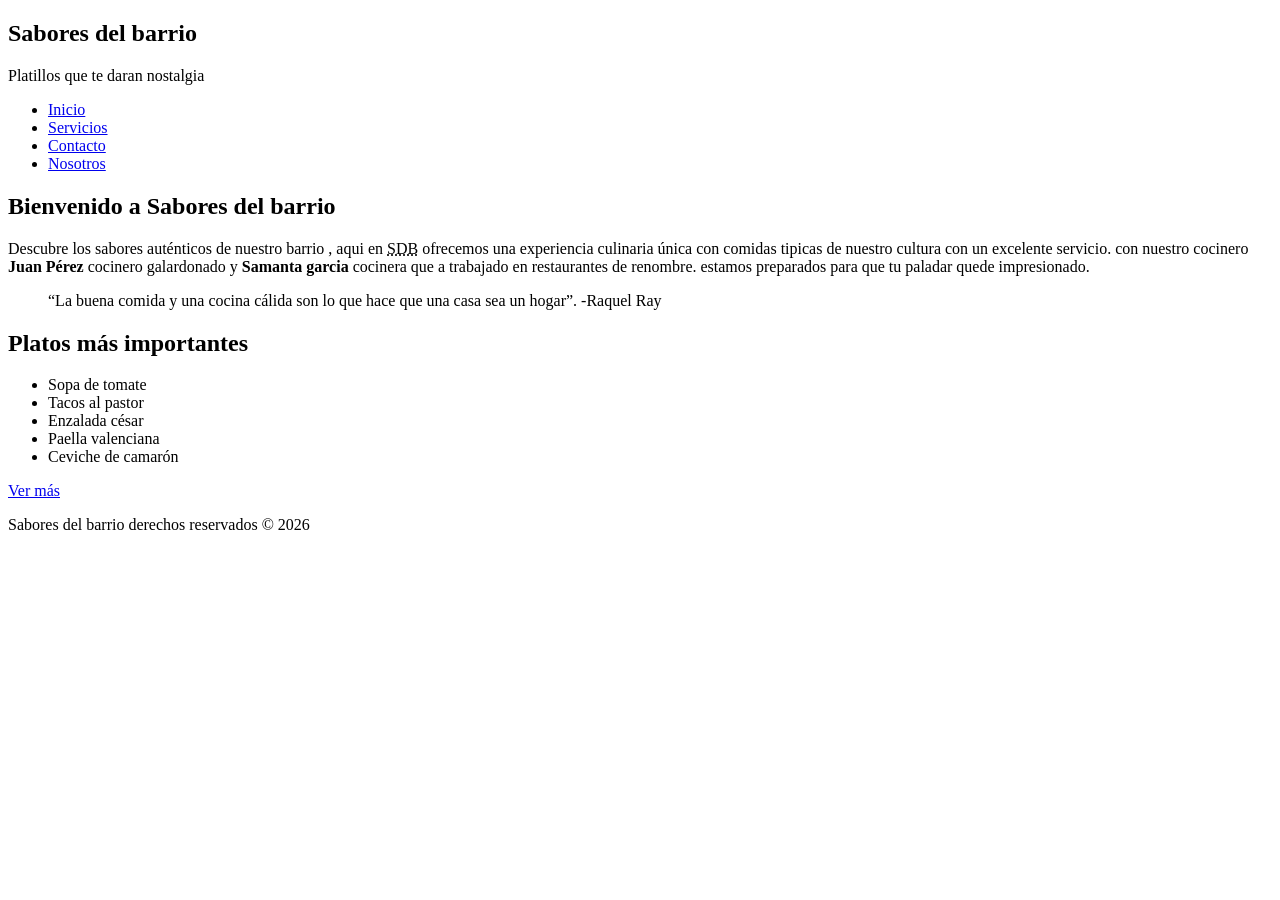
<file: ac1-html/index.html>
<!DOCTYPE html>
<html lang="es">
<head>
    <meta charset="UTF-8">
    <meta name="viewport" content="width=device-width, initial-scale=1.0">
    <meta name="description" content="Restaurante con variedad de sabores y platos típicos del barrio">
    <meta name="author" content="Jafeth">
    <meta name="keywords" content="restaurante, comida, sabores, barrio, platos típicos">
    <link rel="icon" type="image/png" href="recursos/logo.png">
    <title>Inicio | Sabores del barrio</title>

</head>
<body>
    <header>
        <section id="inicio">
            <h1>Sabores del barrio</h1>
            <p>Platillos que te daran nostalgia</p>
        <!-- Menu de navegación -->
        <nav>
            <ul>
                <li><a href="index.html">Inicio</a></li>
                <li><a href="servicios.html">Servicios</a></li>
                <li><a href="contacto.html">Contacto</a></li>
                <li><a href="nosotros.html">Nosotros</a></li>
            </ul>
        </nav>
        </section>
    </header>


    <main>
        <!-- Sección principal -->
        <section id="principal">
            <h2>Bienvenido a Sabores del barrio</h2>
            <p>Descubre los sabores auténticos de nuestro barrio , aqui en <abbr title="Sabores del barrio">SDB</abbr> ofrecemos una experiencia culinaria única con comidas tipicas de nuestro cultura con un excelente servicio. con nuestro cocinero <strong>Juan Pérez</strong> cocinero galardonado y <strong>Samanta garcia</strong> cocinera que a trabajado en restaurantes de renombre. estamos preparados para que tu paladar quede impresionado.</p>
            
            <blockquote cite="https://lovefoodfeed.com/es/citas-de-cocina/?scr">“La buena comida y una cocina cálida son lo que hace que una casa sea un hogar”. -Raquel Ray</blockquote>
            
        </section>
        <!-- Sección de platos más importantes -->

        <section id="platos-mas-importantes"> 
            <h2>Platos más importantes</h2>
            <ul>
                <li>Sopa de tomate</li>
                <li>Tacos al pastor</li>
                <li>Enzalada césar</li>
                <li>Paella valenciana</li>
                <li>Ceviche de camarón</li>
                
            </ul>
            <!-- Boton para ir a la página de servicios -->
            <a href="servicios.html">Ver más</a>
        </section>

    </main>


    <footer>
        <p>Sabores del barrio derechos reservados &copy; 2026</p>
    </footer>
</body>
</html>
</file>
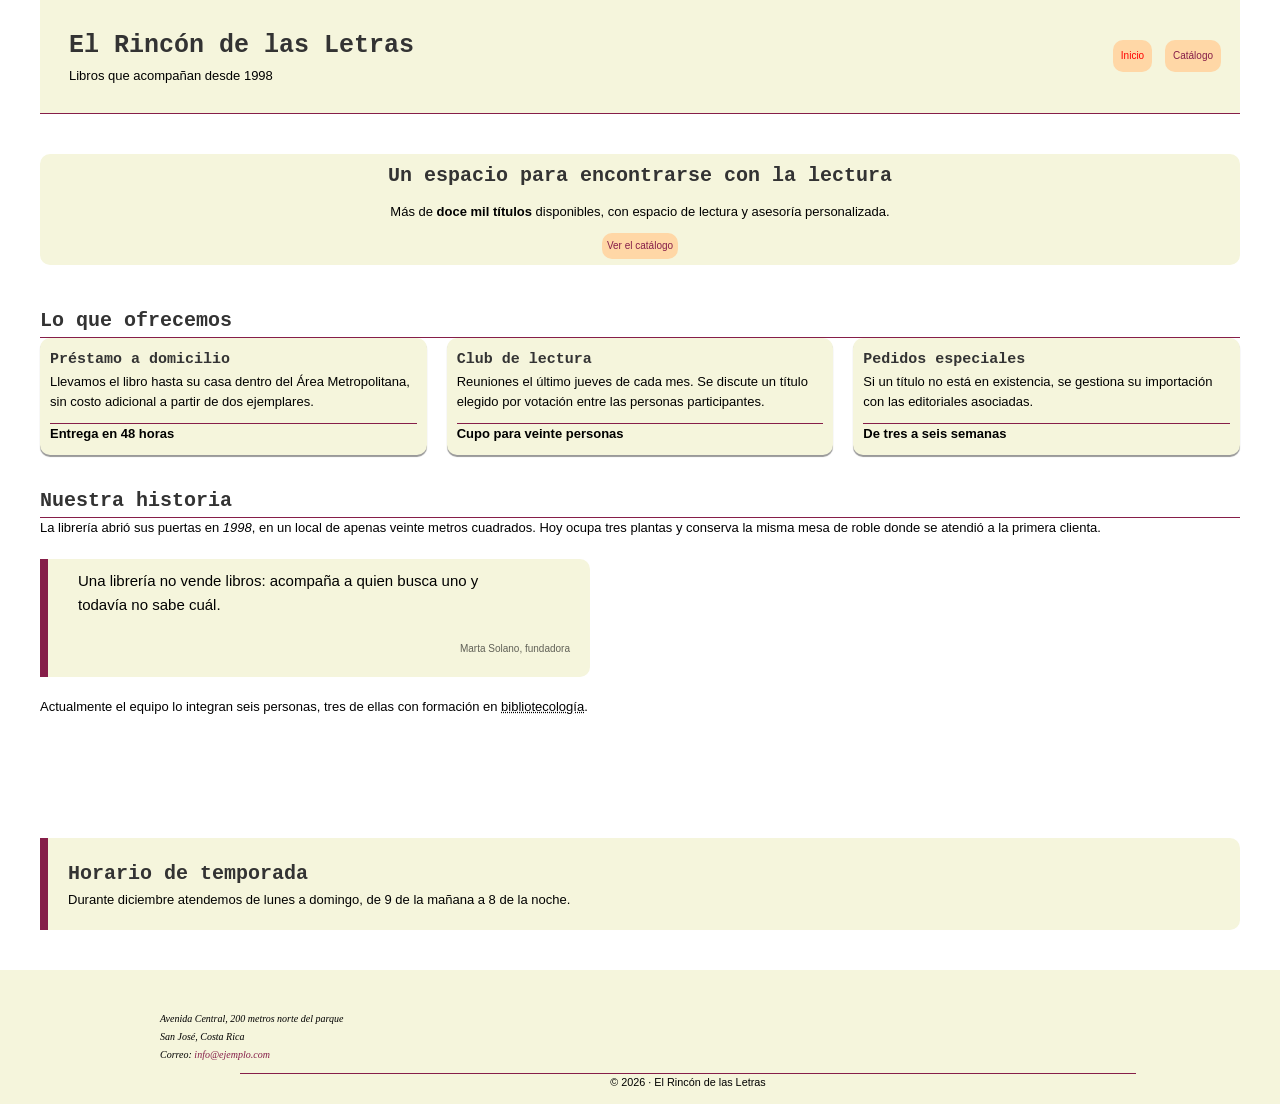
<file: ac2-css/index.html>
<!DOCTYPE html>
<html lang="es">

<head>
  <meta charset="UTF-8">
  <meta name="viewport" content="width=device-width, initial-scale=1.0">
  <meta name="author" content="Escriba aquí su nombre completo">
  <meta name="description" content="Librería El Rincón de las Letras: catálogo, servicios y contacto.">
  <meta name="keywords" content="librería, libros, lectura, catálogo, Costa Rica">

  <title>Inicio | El Rincón de las Letras</title>

  <link rel="icon" href="recursos/favicon.png" type="image/png">
  <link rel="stylesheet" href="css/estilos.css">

  <!--AQUÍ SE ENLAZA LA HOJA DE ESTILOS QUE USTED DEBE CREAR.
       El archivo debe llamarse  css/estilos.css -->

</head>

<body>

  <!--CABECERA-->
  <header id="cabecera">
    <div class="marca">
      <h1>El Rincón de las Letras</h1>
      <p class="lema">Libros que acompañan desde 1998</p>
    </div>

    <nav class="menu-principal">
      <ul>
        <li><a href="index.html" class="enlace-activo">Inicio</a></li>
        <li><a href="catalogo.html">Catálogo</a></li>
      </ul>
    </nav>
  </header>

  <!--CONTENIDO PRINCIPAL-->
  <main id="contenido">

    <!-- Zona de presentación -->
    <section id="portada" class="hero">
      <h2>Un espacio para encontrarse con la lectura</h2>
      <p class="hero-texto">
        Más de <strong>doce mil títulos</strong> disponibles, con espacio
        de lectura y asesoría personalizada.
      </p>
      <a href="catalogo.html" class="boton boton-principal">Ver el catálogo</a>
    </section>

    <!-- Tres bloques para maquetar en fila -->
    <section id="servicios">
      <h2>Lo que ofrecemos</h2>

      <div class="rejilla-servicios">

        <article class="tarjeta">
          <h3>Préstamo a domicilio</h3>
          <p>
            Llevamos el libro hasta su casa dentro del Área Metropolitana,
            sin costo adicional a partir de dos ejemplares.
          </p>
          <p class="tarjeta-pie">Entrega en 48 horas</p>
        </article>

        <article class="tarjeta">
          <h3>Club de lectura</h3>
          <p>
            Reuniones el último jueves de cada mes. Se discute un título
            elegido por votación entre las personas participantes.
          </p>
          <p class="tarjeta-pie">Cupo para veinte personas</p>
        </article>

        <article class="tarjeta">
          <h3>Pedidos especiales</h3>
          <p>
            Si un título no está en existencia, se gestiona su importación
            con las editoriales asociadas.
          </p>
          <p class="tarjeta-pie">De tres a seis semanas</p>
        </article>

      </div>
    </section>

    <!-- Contenido con cita -->
    <section id="historia">
      <h2>Nuestra historia</h2>

      <p>
        La librería abrió sus puertas en <em>1998</em>, en un local de
        apenas veinte metros cuadrados. Hoy ocupa tres plantas y conserva
        la misma mesa de roble donde se atendió a la primera clienta.
      </p>

      <blockquote class="cita">
        <p>
          Una librería no vende libros: acompaña a quien busca uno y
          todavía no sabe cuál.
        </p>
        <footer class="cita-autoria">Marta Solano, fundadora</footer>
      </blockquote>

      <p>
        Actualmente el equipo lo integran seis personas, tres de ellas
        con formación en <abbr title="Bibliotecología">bibliotecología</abbr>.
      </p>
    </section>

  </main>

  <!--CONTENIDO SECUNDARIO -->
  <aside id="aviso" class="panel-aviso">
    <h2>Horario de temporada</h2>
    <p>
      Durante diciembre atendemos de lunes a domingo, de 9 de la mañana
      a 8 de la noche.
    </p>
  </aside>

  <!-- PIE -->
  <footer id="pie">
    <div class="pie-contenido">
      <address class="datos-contacto">
        Avenida Central, 200 metros norte del parque<br>
        San José, Costa Rica<br>
        Correo: <a href="mailto:info@ejemplo.com">info@ejemplo.com</a>
      </address>

      <p class="creditos"><small>&copy; 2026 · El Rincón de las Letras</small></p>
    </div>
  </footer>

</body>

</html>
</file>
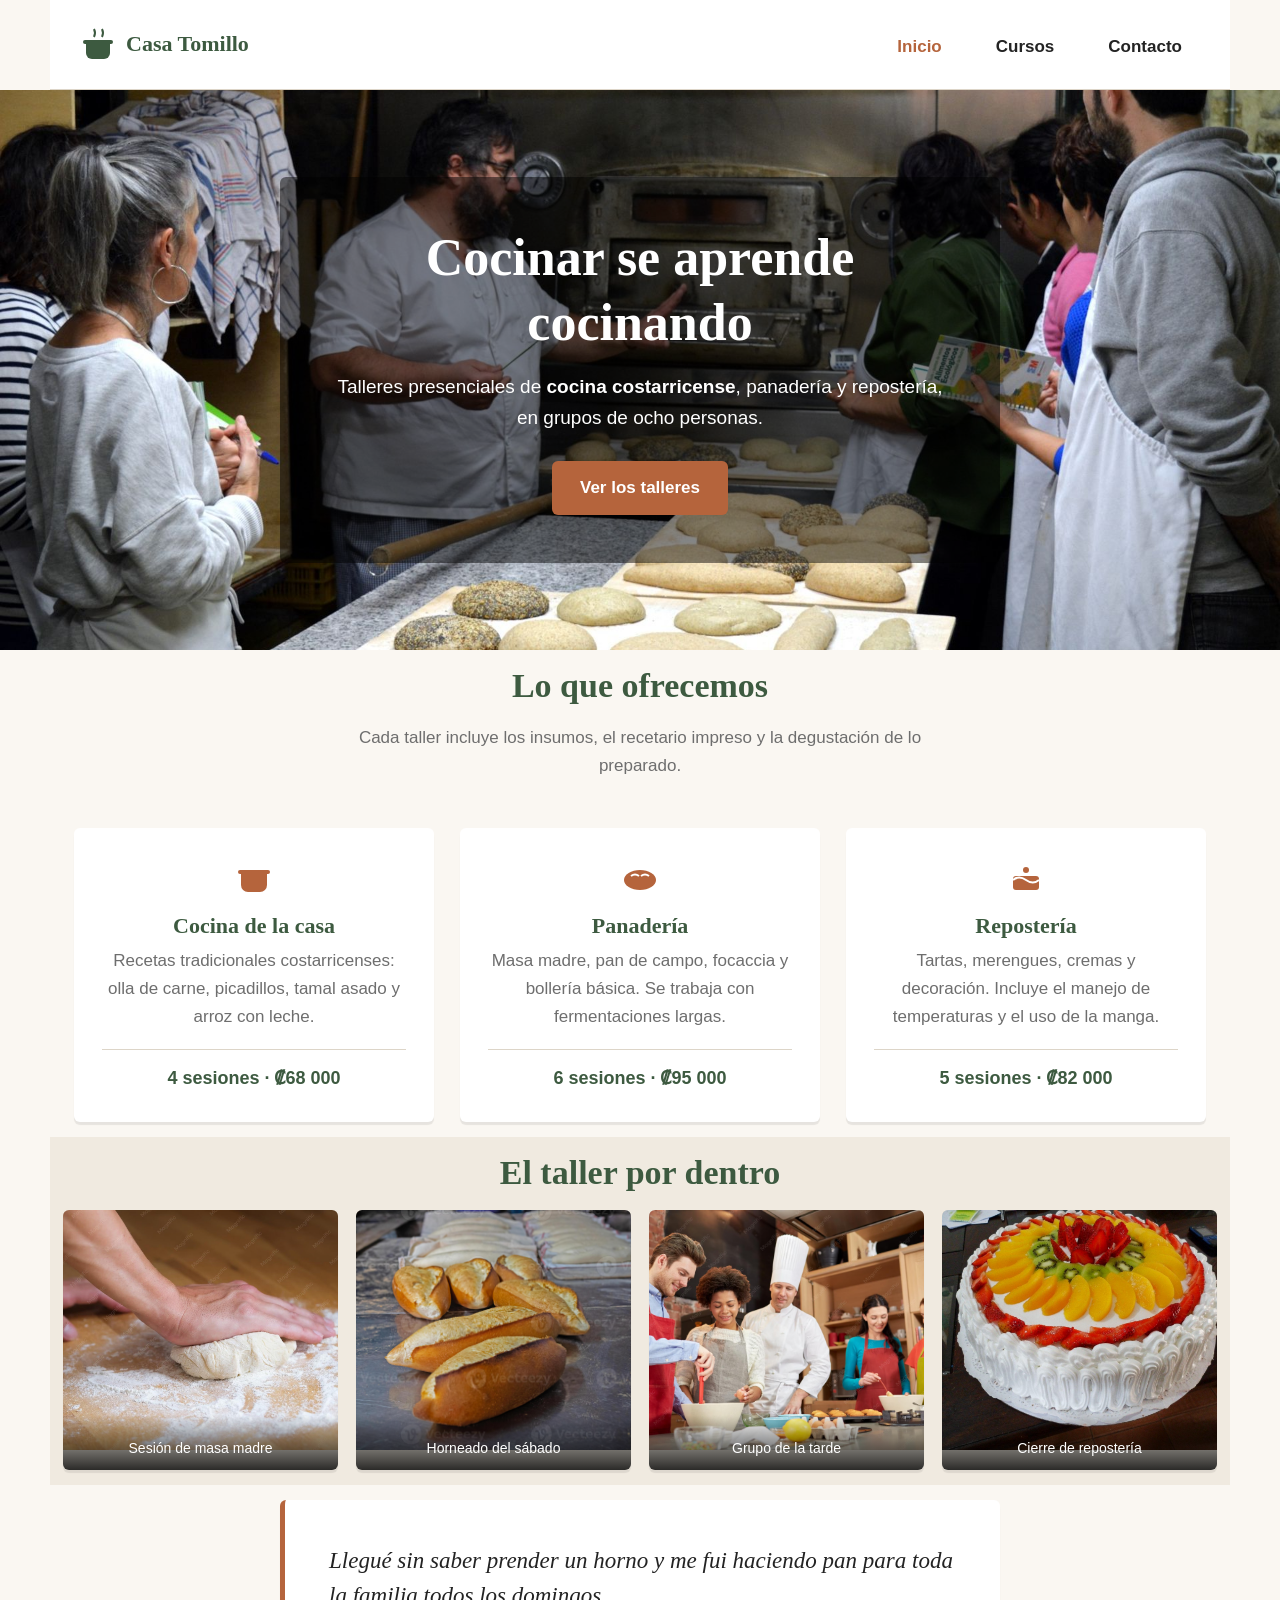
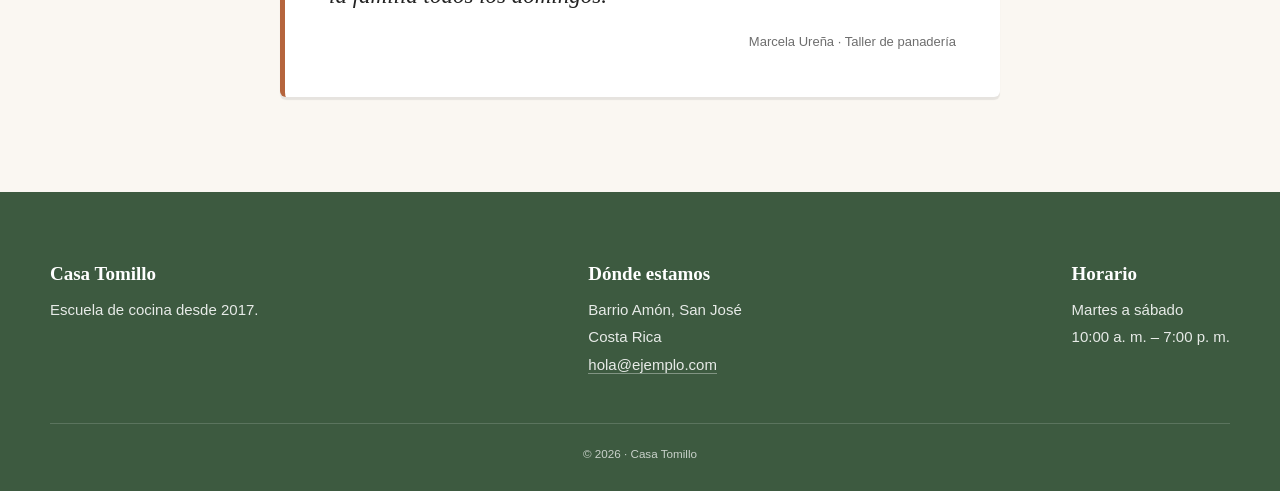
<file: ac3-responsive/index.html>
<!DOCTYPE html>
<html lang="es">

<head>
  <meta name="viewport" content="width=device-width, initial-scale=1.0" />
  <meta charset="UTF-8">
  <meta name="author" content="Jafeth Espinoza Villareal">
  <meta name="description" content="Casa Tomillo: escuela de cocina con talleres presenciales en San José.">
  <meta name="keywords" content="cocina, talleres, escuela, gastronomía, Costa Rica">

  <title>Inicio | Casa Tomillo</title>

  <link rel="icon" href="recursos/favicon.png" type="image/png">
  <link rel="stylesheet" href="css/estilos.css">
</head>

<body>

  <!-- ═══ CABECERA · igual en las tres páginas ═══ -->
  <header id="cabecera" class="cabecera">

    <a href="index.html" class="marca">
      <svg class="marca-icono" width="36" height="36" viewBox="0 0 36 36"
           xmlns="http://www.w3.org/2000/svg" role="img"
           aria-label="Logo de Casa Tomillo: una olla con vapor">
        <path d="M6 16 h24 v10 a6 6 0 0 1 -6 6 h-12 a6 6 0 0 1 -6 -6 z" fill="currentColor"/>
        <rect x="3" y="13" width="30" height="4" rx="2" fill="currentColor"/>
        <path d="M14 10 q2 -4 0 -8" stroke="currentColor" stroke-width="2" fill="none"/>
        <path d="M22 10 q2 -4 0 -8" stroke="currentColor" stroke-width="2" fill="none"/>
      </svg>
      <span class="marca-texto">Casa Tomillo</span>
    </a>

    <nav class="navegacion" aria-label="Navegación principal">
      <input type="checkbox" id="abrir-menu" class="menu-activo">
      <label for="abrir-menu" class="menu-boton">
        <span class="caja-barras">
          <span class="barra" ></span>
          <span class="barra" ></span>
          <span class="barra" ></span>
        </span>
        <span class="menu-text">Menú</span>
      </label>

      <ul class="menu">
        <li><a href="index.html" class="menu-enlace activo">Inicio</a></li>
        <li><a href="cursos.html" class="menu-enlace">Cursos</a></li>
        <li><a href="contacto.html" class="menu-enlace">Contacto</a></li>
      </ul>
    </nav>

  </header>

  <main id="contenido">

    <!-- ═══ PORTADA ═══ -->
    <section id="portada" class="portada">
      <div class="portada-caja">
        <h1 class="portada-titulo">Cocinar se aprende cocinando</h1>
        <p class="portada-bajada">
          Talleres presenciales de <strong>cocina costarricense</strong>,
          panadería y repostería, en grupos de ocho personas.
        </p>
        <a href="cursos.html" class="boton boton-principal">Ver los talleres</a>
      </div>
    </section>

    <!-- ═══ TRES PROPUESTAS · maquetadas con Flexbox ═══ -->
    <section id="propuestas" class="seccion">
      <h2 class="seccion-titulo">Lo que ofrecemos</h2>
      <p class="seccion-entrada">
        Cada taller incluye los insumos, el recetario impreso y la degustación
        de lo preparado.
      </p>

      <div class="fila-propuestas">

        <article class="tarjeta">
          <svg class="tarjeta-icono" width="42" height="42" viewBox="0 0 42 42"
               xmlns="http://www.w3.org/2000/svg" role="img" aria-label="Icono de olla">
            <path d="M8 18 h26 v11 a7 7 0 0 1 -7 7 h-12 a7 7 0 0 1 -7 -7 z" fill="currentColor"/>
            <rect x="5" y="14" width="32" height="4" rx="2" fill="currentColor"/>
          </svg>
          <h3 class="tarjeta-titulo">Cocina de la casa</h3>
          <p class="tarjeta-texto">
            Recetas tradicionales costarricenses: olla de carne, picadillos,
            tamal asado y arroz con leche.
          </p>
          <p class="tarjeta-dato">4 sesiones · ₡68 000</p>
        </article>

        <article class="tarjeta">
          <svg class="tarjeta-icono" width="42" height="42" viewBox="0 0 42 42"
               xmlns="http://www.w3.org/2000/svg" role="img" aria-label="Icono de pan">
            <ellipse cx="21" cy="24" rx="16" ry="10" fill="currentColor"/>
            <path d="M12 20 q4 -3 8 0 M22 20 q4 -3 8 0" stroke="#FFFFFF"
                  stroke-width="2" fill="none"/>
          </svg>
          <h3 class="tarjeta-titulo">Panadería</h3>
          <p class="tarjeta-texto">
            Masa madre, pan de campo, focaccia y bollería básica. Se trabaja
            con fermentaciones largas.
          </p>
          <p class="tarjeta-dato">6 sesiones · ₡95 000</p>
        </article>

        <article class="tarjeta">
          <svg class="tarjeta-icono" width="42" height="42" viewBox="0 0 42 42"
               xmlns="http://www.w3.org/2000/svg" role="img" aria-label="Icono de pastel">
            <rect x="8" y="20" width="26" height="14" rx="3" fill="currentColor"/>
            <path d="M8 24 q6 -5 13 0 q7 5 13 0" stroke="#FFFFFF" stroke-width="2" fill="none"/>
            <circle cx="21" cy="14" r="3" fill="currentColor"/>
          </svg>
          <h3 class="tarjeta-titulo">Repostería</h3>
          <p class="tarjeta-texto">
            Tartas, merengues, cremas y decoración. Incluye el manejo de
            temperaturas y el uso de la manga.
          </p>
          <p class="tarjeta-dato">5 sesiones · ₡82 000</p>
        </article>

      </div>
    </section>

    <!-- ═══ GALERÍA · maquetada con Grid ═══ -->
    <section id="galeria" class="seccion seccion-alterna">
      <h2 class="seccion-titulo">El taller por dentro</h2>

      <div class="rejilla-galeria">

        <figure class="pieza">
          <picture>
            <source media="(min-width: 800px)" srcset="recursos/taller-1.jpg">
            <source media="(min-width: 456px)" srcset="recursos/taller-1-mediana.jpg">
          <img src="recursos/taller-1-mini.jpg" alt="Manos amasando pan sobre una mesa de madera"
                width="1200" height="800">
          </picture>
          <figcaption class="pieza-pie">Sesión de masa madre</figcaption>
        </figure>

        <figure class="pieza">
          <picture>
            <source media="(min-width: 800px)" srcset="recursos/taller-2.jpg">
            <source media="(min-width: 456px)" srcset="recursos/taller-2-mediana.jpg">
            <img src="recursos/taller-2-mini.jpg" alt="Bandeja de panes recién horneados"
                width="1200" height="800">
          </picture>
            <figcaption class="pieza-pie">Horneado del sábado</figcaption>
          
        </figure>

        <figure class="pieza">
          <picture>
            <source media="(min-width: 800px)" srcset="recursos/taller-3.jpg">
            <source media="(min-width: 456px)" srcset="recursos/taller-3-mediana.jpg">
            <img src="recursos/taller-3.jpg" alt="Grupo de participantes cocinando en la mesa central"
                width="1200" height="800">
          </picture>
          <figcaption class="pieza-pie">Grupo de la tarde</figcaption>
        </figure>

        <figure class="pieza">
          <picture>
            <source media="(min-width: 800px)" srcset="recursos/taller-4.jpg">
            <source media="(min-width: 456px)" srcset="recursos/taller-4-mediana.jpg">
            <img src="recursos/taller-4-mini.jpg" alt="Detalle de una tarta decorada con frutas"
                width="1200" height="800">
          </picture>
          <figcaption class="pieza-pie">Cierre de repostería</figcaption>
        </figure>

      </div>
    </section>

    <!-- ═══ TESTIMONIO ═══ -->
    <section id="testimonio" class="seccion">
      <blockquote class="cita">
        <p class="cita-texto">
          Llegué sin saber prender un horno y me fui haciendo pan para toda
          la familia todos los domingos.
        </p>
        <footer class="cita-autoria">Marcela Ureña · Taller de panadería</footer>
      </blockquote>
    </section>

  </main>

  <!-- ═══ PIE · igual en las tres páginas ═══ -->
  <footer id="pie" class="pie">
    <div class="pie-columnas">

      <div class="pie-bloque">
        <h2 class="pie-titulo">Casa Tomillo</h2>
        <p class="pie-texto">Escuela de cocina desde 2017.</p>
      </div>

      <div class="pie-bloque">
        <h2 class="pie-titulo">Dónde estamos</h2>
        <address class="pie-datos">
          Barrio Amón, San José<br>
          Costa Rica<br>
          <a href="mailto:hola@ejemplo.com" class="pie-enlace">hola@ejemplo.com</a>
        </address>
      </div>

      <div class="pie-bloque">
        <h2 class="pie-titulo">Horario</h2>
        <p class="pie-texto">
          Martes a sábado<br>
          10:00 a. m. – 7:00 p. m.
        </p>
      </div>

    </div>

    <p class="pie-creditos"><small>&copy; 2026 · Casa Tomillo</small></p>
  </footer>

</body>

</html>
</file>
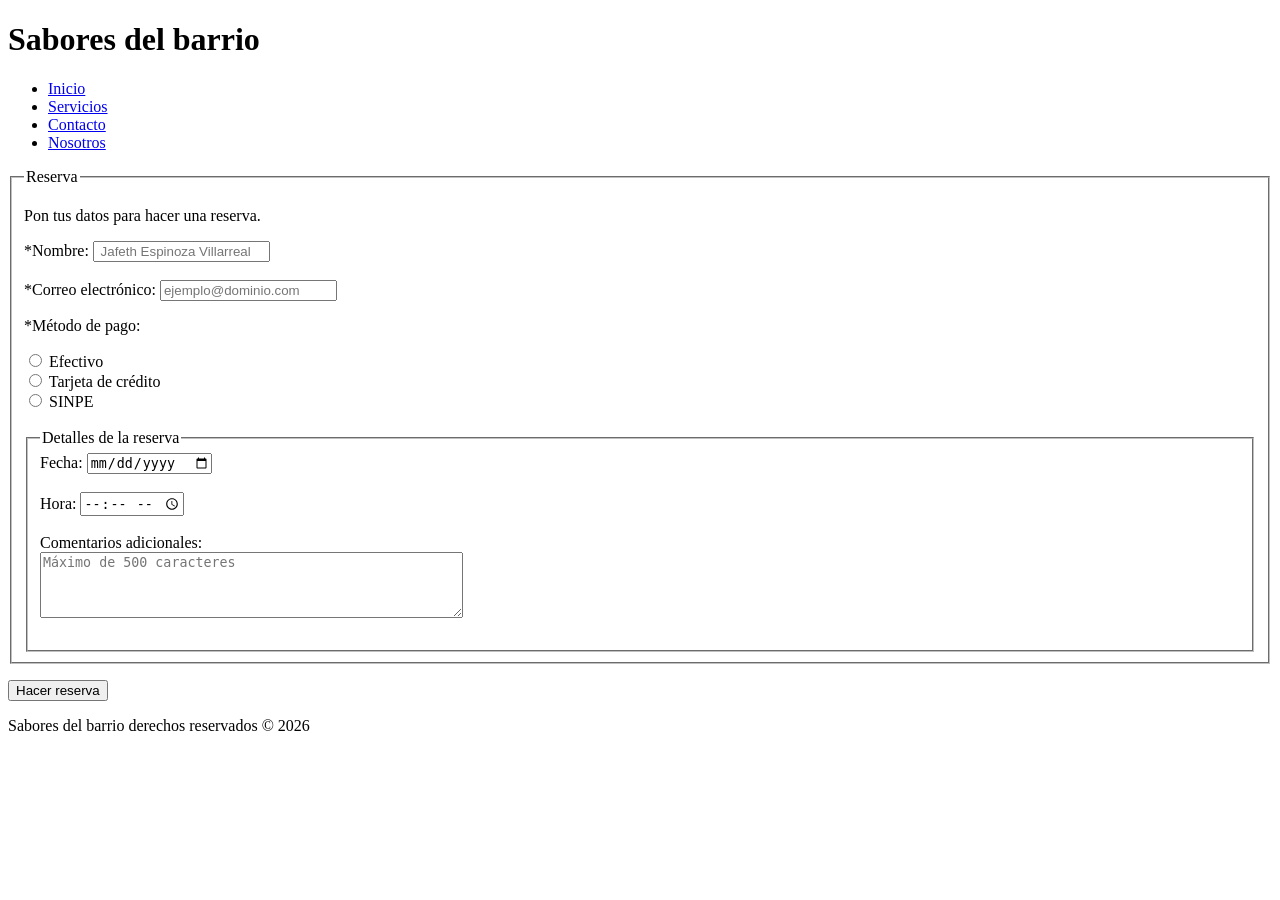
<file: ac1-html/contacto.html>
<!DOCTYPE html>
<html lang="es">
<head>
    <meta charset="UTF-8">
    <meta name="viewport" content="width=device-width, initial-scale=1.0">
    <meta name="description" content="Restaurante con variedad de sabores y platos típicos del barrio">
    <meta name="author" content="Jafeth">
    <meta name="keywords" content="restaurante, comida, sabores, barrio, platos típicos">
    <link rel="icon" type="image/png" href="recursos/logo.png">
    <title>Contacto | Sabores del barrio</title>

</head>
<body>
    <header>
        <h1 id="inicio">Sabores del barrio</h1>
        <nav>
            <ul>
                <li><a href="index.html">Inicio</a></li>
                <li><a href="servicios.html">Servicios</a></li>
                <li><a href="contacto.html">Contacto</a></li>
                <li><a href="nosotros.html">Nosotros</a></li>
            </ul>
        </nav>
    </header>


    <main>
        <!-- Sección de reserva -->
        <section id="reserva">
            <form action="#" method="post">
                <fieldset>
                    <legend>Reserva</legend>
                        <p>Pon tus datos para hacer una reserva.</p>
                    
                        <label for="nombre">*Nombre:</label>
                        <input type="text" id="nombre" name="nombre" required placeholder=" Jafeth Espinoza Villarreal" minlength="3" maxlength="50" ><br><br>

                        <label for="email">*Correo electrónico:</label>
                        <input type="email" id="email" name="email" placeholder="ejemplo@dominio.com" required><br>

                        <p>*Método de pago:</p>

                        <input type="radio" id="efectivo" name="metodo" value="efectivo" required>
                        <label for="efectivo">Efectivo</label><br>

                        <input type="radio" id="tarjeta" name="metodo" value="tarjeta" required>
                        <label for="tarjeta">Tarjeta de crédito</label><br>

                        <input type="radio" id="Sinpe" name="metodo" value="Sinpe" required>
                        <label for="Sinpe">SINPE</label><br><br>

                        <fieldset>
                            <legend>Detalles de la reserva</legend>
                            <label for="fecha">Fecha:</label>
                            <input type="date" id="fecha" name="fecha"><br><br>

                            <label for="hora">Hora:</label>
                            <input type="time" id="hora" name="hora" max="22:00" min="09:00"><br><br>

                            <label for="comentarios">Comentarios adicionales:</label><br>
                            <textarea id="comentarios" name="comentarios" rows="4" cols="50" placeholder="Máximo de 500 caracteres" maxlength="500"></textarea><br><br>
                        
                        </fieldset>
                    

                    
            
                </fieldset>
                <p><button type="submit">Hacer reserva</button></p>
            </form>
            
        </section>
    </main>


    <footer>
        <p>Sabores del barrio derechos reservados &copy; 2026</p>
    </footer>
</body>
</html>
</file>
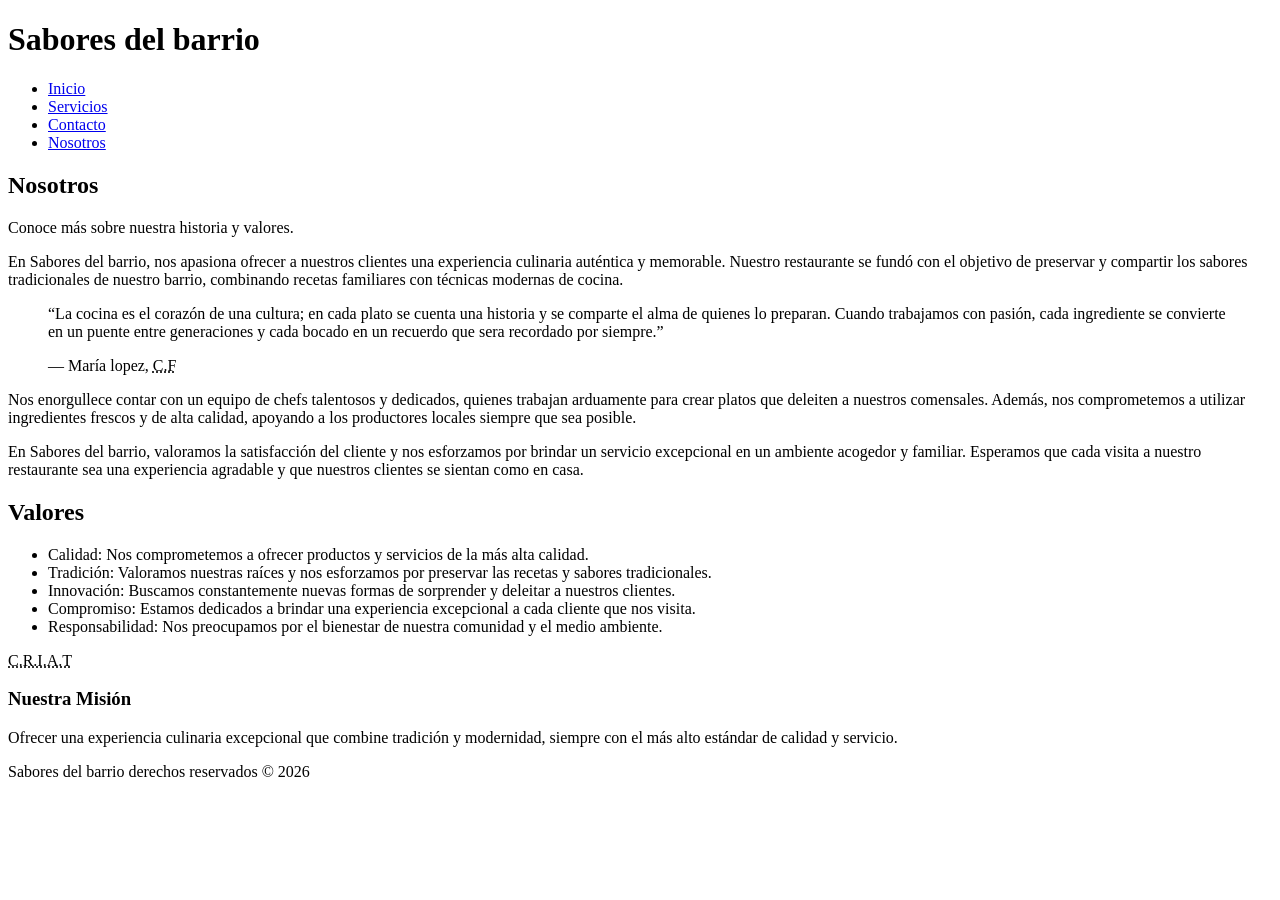
<file: ac1-html/nosotros.html>
<!DOCTYPE html>
<html lang="es">
<head>
    <meta charset="UTF-8">
    <meta name="viewport" content="width=device-width, initial-scale=1.0">
    <meta name="description" content="Restaurante con variedad de sabores y platos típicos del barrio">
    <meta name="author" content="Jafeth">
    <meta name="keywords" content="restaurante, comida, sabores, barrio, platos típicos">
    <link rel="icon" type="image/png" href="recursos/logo.png">
    <title>Nosotros | Sabores del barrio</title>
</head>
<body>
    <header>
        <h1 id="inicio">Sabores del barrio</h1>
        <nav>
            <ul>
                <li><a href="index.html">Inicio</a></li>
                <li><a href="servicios.html">Servicios</a></li>
                <li><a href="contacto.html">Contacto</a></li>
                <li><a href="nosotros.html">Nosotros</a></li>
            </ul>
        </nav>
    </header>


    <main>
        <!-- Sección de información sobre el restaurante -->
        <article>
            <section id="nosotros">
                <h2>Nosotros</h2>
                <p>Conoce más sobre nuestra historia y valores.</p>
                <p>En Sabores del barrio, nos apasiona ofrecer a nuestros clientes una experiencia culinaria auténtica y memorable. Nuestro restaurante se fundó con el objetivo de preservar y compartir los sabores tradicionales de nuestro barrio, combinando recetas familiares con técnicas modernas de cocina.</p>
                <blockquote>
                    <p>“La cocina es el corazón de una cultura; en cada plato se cuenta una historia y se comparte el alma de quienes lo preparan. Cuando trabajamos con pasión, cada ingrediente se convierte en un puente entre generaciones y cada bocado en un recuerdo que sera recordado por siempre.”</p>
                    <p>— María lopez, <abbr title="Chef y Fundadora">C.F</abbr></p>
                </blockquote>
                <p>Nos enorgullece contar con un equipo de chefs talentosos y dedicados, quienes trabajan arduamente para crear platos que deleiten a nuestros comensales. Además, nos comprometemos a utilizar ingredientes frescos y de alta calidad, apoyando a los productores locales siempre que sea posible.</p>
                <p>En Sabores del barrio, valoramos la satisfacción del cliente y nos esforzamos por brindar un servicio excepcional en un ambiente acogedor y familiar. Esperamos que cada visita a nuestro restaurante sea una experiencia agradable y que nuestros clientes se sientan como en casa.</p>
            </section>
            <section id="valores">
                <!-- Sección de valores del restaurante -->
                <h2>Valores</h2>
                <ul>
                    <li>Calidad: Nos comprometemos a ofrecer productos y servicios de la más alta calidad.</li>
                    <li>Tradición: Valoramos nuestras raíces y nos esforzamos por preservar las recetas y sabores tradicionales.</li>
                    <li>Innovación: Buscamos constantemente nuevas formas de sorprender y deleitar a nuestros clientes.</li>
                    <li>Compromiso: Estamos dedicados a brindar una experiencia excepcional a cada cliente que nos visita.</li>
                    <li>Responsabilidad: Nos preocupamos por el bienestar de nuestra comunidad y el medio ambiente.</li>
                </ul>
                <p><abbr title="Calidad, Responsabilidad, Innovación, Compromiso, Tradición ">C.R.I.A.T</abbr> </p>
                <aside>
                    <!-- Sección de misión del restaurante -->
                    <h3>Nuestra Misión</h3>
                    <p>Ofrecer una experiencia culinaria excepcional que combine tradición y modernidad, siempre con el más alto estándar de calidad y servicio.</p>
                </aside>
            </section>
        </article>
    </main>


    <footer>
        <p>Sabores del barrio derechos reservados &copy; 2026</p>
    </footer>
</body>
</html>
</file>
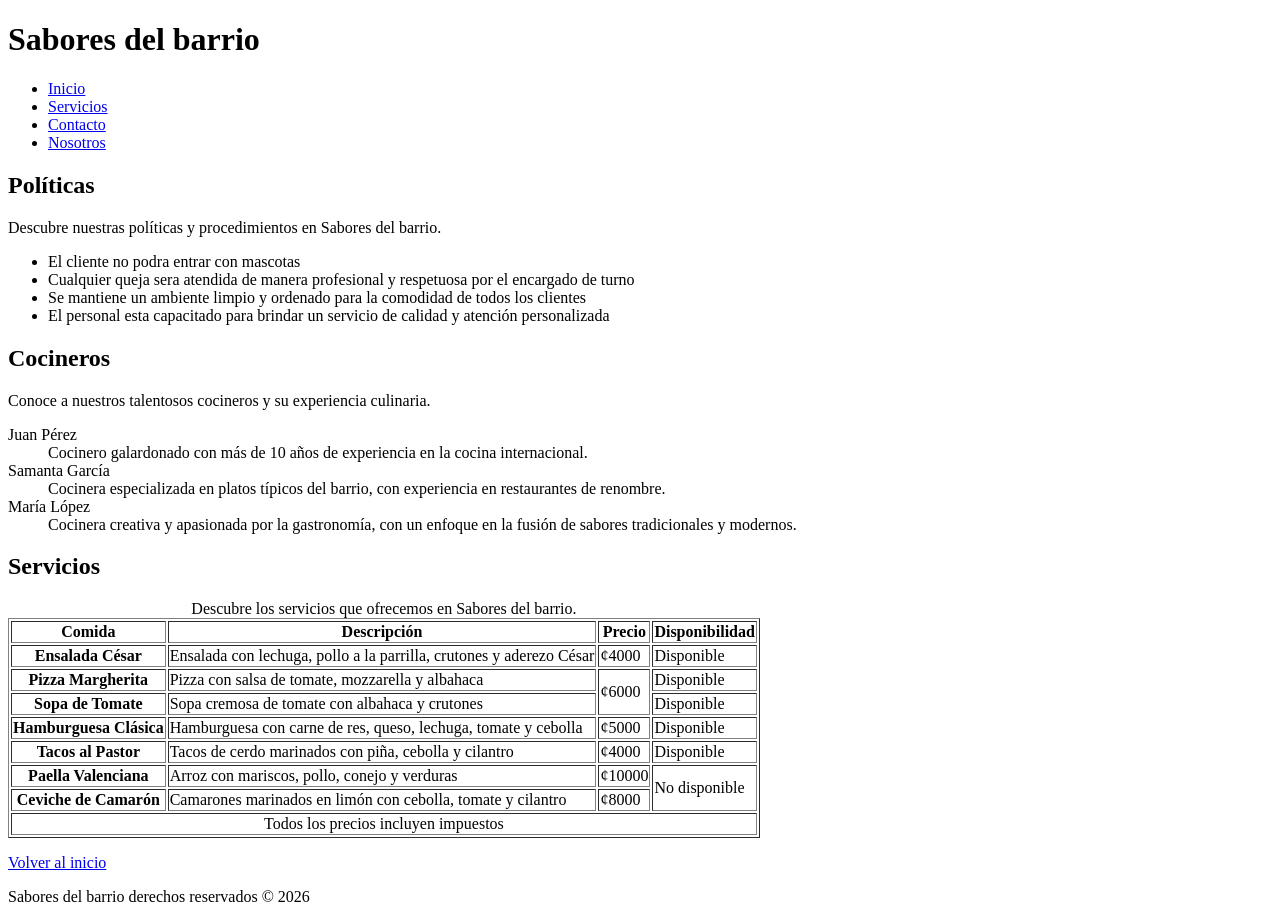
<file: ac1-html/servicios.html>
<!DOCTYPE html>
<html lang="es">
<head>
    <meta charset="UTF-8">
    <meta name="viewport" content="width=device-width, initial-scale=1.0">
    <meta name="description" content="Restaurante con variedad de sabores y platos típicos del barrio">
    <meta name="author" content="Jafeth">
    <meta name="keywords" content="restaurante, comida, sabores, barrio, platos típicos">
    <link rel="icon" type="image/png" href="recursos/logo.png">
    <title>Servicios | Sabores del barrio</title>

</head>
<body>
    <header>
        <h1 id="inicio">Sabores del barrio</h1>
        <nav>
            <ul>
                <li><a href="index.html">Inicio</a></li>
                <li><a href="servicios.html">Servicios</a></li>
                <li><a href="contacto.html">Contacto</a></li>
                <li><a href="nosotros.html">Nosotros</a></li>
            </ul>
        </nav>
    </header>


    <main>
        <section id="politicas">
            <!-- Lista de políticas y procedimientos del restaurante -->
            <h2>Políticas</h2>
            <p>Descubre nuestras políticas y procedimientos en Sabores del barrio.</p>
            <ul>
                <li>El cliente no podra entrar con mascotas</li>
                <li>Cualquier queja sera atendida de manera profesional y respetuosa por el encargado de turno</li>
                <li>Se mantiene un ambiente limpio y ordenado para la comodidad de todos los clientes</li>
                <li>El personal esta capacitado para brindar un servicio de calidad y atención personalizada</li>
            </ul>
        </section>

        <section id="cocineros">
            <!-- Lista de cocineros y sus logros en el mundo culinario -->
            <h2>Cocineros</h2>
            <p>Conoce a nuestros talentosos cocineros y su experiencia culinaria.</p>
            <dl>
                <dt>Juan Pérez</dt>
                <dd>Cocinero galardonado con más de 10 años de experiencia en la cocina internacional.</dd>
                <dt>Samanta García</dt>
                <dd>Cocinera especializada en platos típicos del barrio, con experiencia en restaurantes de renombre.</dd>
                <dt>María López</dt>
                <dd>Cocinera creativa y apasionada por la gastronomía, con un enfoque en la fusión de sabores tradicionales y modernos.</dd>
            </dl>
        </section>

        <section id="servicios">
            <!-- Tabla de servicios -->
            <h2>Servicios</h2>
            <table border="1">
            <caption>Descubre los servicios que ofrecemos en Sabores del barrio.</caption>
                <thead>
                    <tr>
                        <th scope="row">Comida</th>
                        <th scope="row">Descripción</th>
                        <th scope="row">Precio</th>
                        <th scope="row">Disponibilidad</th>
                    </tr>
                </thead>
                <tbody>
                    <tr>
                        <th scope="row">Ensalada César</th>
                        <td>Ensalada con lechuga, pollo a la parrilla, crutones y aderezo César</td>
                        <td>¢4000</td>
                        <td>Disponible</td>
                    </tr>
                    <tr>
                        <th scope="row">Pizza Margherita</th>
                        <td>Pizza con salsa de tomate, mozzarella y albahaca</td>
                        <td rowspan="2">¢6000</td>
                        <td>Disponible</td>
                    </tr>
                    <tr>
                        <th scope="row">Sopa de Tomate</th>
                        <td>Sopa cremosa de tomate con albahaca y crutones</td>
                        <td>Disponible</td>
                    </tr>
                    <tr>
                        <th scope="row">Hamburguesa Clásica</th>
                        <td>Hamburguesa con carne de res, queso, lechuga, tomate y cebolla</td>
                        <td>¢5000</td>
                        <td>Disponible</td>
                    </tr>

                    <tr>
                        <th scope="row">Tacos al Pastor</th>
                        <td>Tacos de cerdo marinados con piña, cebolla y cilantro</td>
                        <td>¢4000</td>
                        <td>Disponible</td>
                    </tr>
                    <tr>
                        <th scope="row">Paella Valenciana</th>
                        <td>Arroz con mariscos, pollo, conejo y verduras</td>
                        <td>¢10000</td>
                        <td rowspan="2">No disponible</td>
                    </tr>
                    <tr>
                        <th scope="row">Ceviche de Camarón</th>
                        <td>Camarones marinados en limón con cebolla, tomate y cilantro</td>
                        <td>¢8000</td>
                        
                    </tr>
                </tbody>
                <tfoot>
                    <tr>
                        <!-- El ALIGN se puso por mera comidad visual -->
                        <td colspan="4" align="center">Todos los precios incluyen impuestos</td>
                    </tr>
                </tfoot>

            
            </table>
        </section>

    </main>
    <p><a href="#inicio">Volver al inicio</a></p>

    <footer>
        <p>Sabores del barrio derechos reservados &copy; 2026</p>
    </footer>
</body>
</html>
</file>
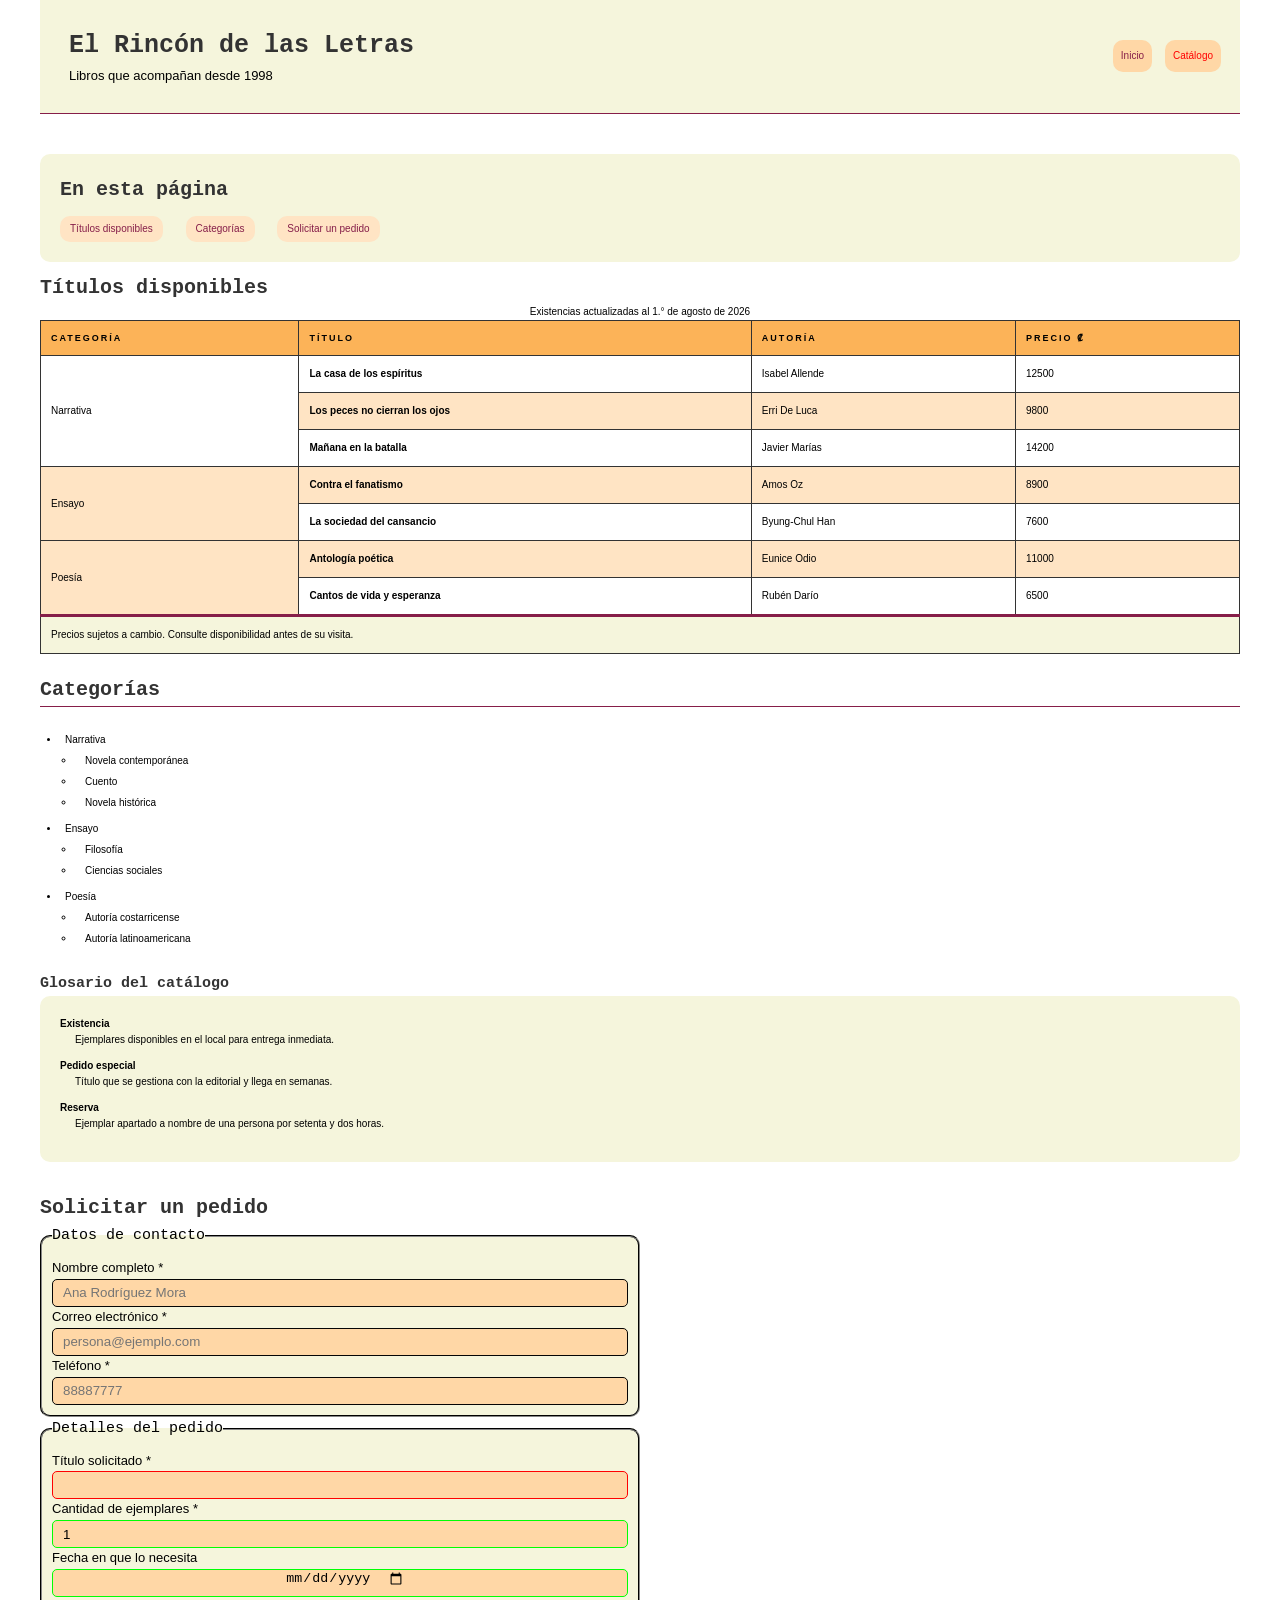
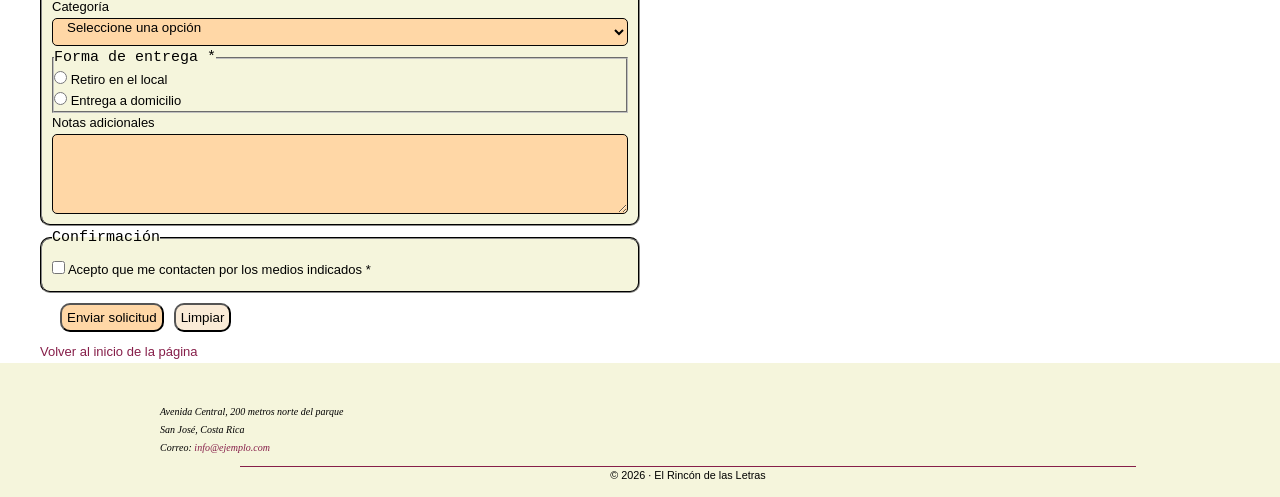
<file: ac2-css/catalogo.html>
<!DOCTYPE html>
<html lang="es">

<head>
  <meta charset="UTF-8">
  <meta name="viewport" content="width=device-width, initial-scale=1.0">
  <meta name="author" content="Escriba aquí su nombre completo">
  <meta name="description" content="Catálogo de títulos disponibles y formulario de pedido.">
  <meta name="keywords" content="catálogo, libros, pedido, librería">

  <title>Catálogo | El Rincón de las Letras</title>

  <link rel="icon" href="recursos/favicon.png" type="image/png">
  <link rel="stylesheet" href="css/estilos.css">

  <!--AQUÍ SE ENLAZA LA HOJA DE ESTILOS QUE USTED DEBE CREAR.
       El archivo debe llamarse  css/estilos.css -->

</head>

<body>

  <!--CABECERA · idéntica a la de index.html-->
  <header id="cabecera">
    <div class="marca">
      <h1>El Rincón de las Letras</h1>
      <p class="lema">Libros que acompañan desde 1998</p>
    </div>

    <nav class="menu-principal">
      <ul>
        <li><a href="index.html">Inicio</a></li>
        <li><a href="catalogo.html" class="enlace-activo">Catálogo</a></li>
      </ul>
    </nav>
  </header>

  <!--CONTENIDO PRINCIPAL-->
  <main id="contenido">

    <!-- Índice interno con anclas -->
    <nav class="indice">
      <h2>En esta página</h2>
      <ul>
        <li><a href="#existencias">Títulos disponibles</a></li>
        <li><a href="#categorias">Categorías</a></li>
        <li><a href="#pedido">Solicitar un pedido</a></li>
      </ul>
    </nav>

    <!-- LA TABLA -->
    <section id="existencias">
      <h2>Títulos disponibles</h2>

      <table class="tabla-catalogo">
        <caption>Existencias actualizadas al 1.° de agosto de 2026</caption>

        <thead>
          <tr>
            <th scope="col">Categoría</th>
            <th scope="col">Título</th>
            <th scope="col">Autoría</th>
            <th scope="col">Precio ₡</th>
          </tr>
        </thead>

        <tbody>
          <tr>
            <td rowspan="3">Narrativa</td>
            <th scope="row">La casa de los espíritus</th>
            <td>Isabel Allende</td>
            <td>12500</td>
          </tr>
          <tr>
            <th scope="row">Los peces no cierran los ojos</th>
            <td>Erri De Luca</td>
            <td>9800</td>
          </tr>
          <tr>
            <th scope="row">Mañana en la batalla</th>
            <td>Javier Marías</td>
            <td>14200</td>
          </tr>

          <tr>
            <td rowspan="2">Ensayo</td>
            <th scope="row">Contra el fanatismo</th>
            <td>Amos Oz</td>
            <td>8900</td>
          </tr>
          <tr>
            <th scope="row">La sociedad del cansancio</th>
            <td>Byung-Chul Han</td>
            <td>7600</td>
          </tr>

          <tr>
            <td rowspan="2">Poesía</td>
            <th scope="row">Antología poética</th>
            <td>Eunice Odio</td>
            <td>11000</td>
          </tr>
          <tr>
            <th scope="row">Cantos de vida y esperanza</th>
            <td>Rubén Darío</td>
            <td>6500</td>
          </tr>
        </tbody>

        <tfoot>
          <tr>
            <td colspan="4">
              Precios sujetos a cambio. Consulte disponibilidad antes de su visita.
            </td>
          </tr>
        </tfoot>
      </table>
    </section>

    <!-- LISTAS -->
    <section id="categorias">
      <h2>Categorías</h2>

      <ul class="lista-categorias">
        <li>Narrativa
          <ul>
            <li>Novela contemporánea</li>
            <li>Cuento</li>
            <li>Novela histórica</li>
          </ul>
        </li>
        <li>Ensayo
          <ul>
            <li>Filosofía</li>
            <li>Ciencias sociales</li>
          </ul>
        </li>
        <li>Poesía
          <ul>
            <li>Autoría costarricense</li>
            <li>Autoría latinoamericana</li>
          </ul>
        </li>
      </ul>

      <h3>Glosario del catálogo</h3>
      <dl class="glosario">
        <dt>Existencia</dt>
        <dd>Ejemplares disponibles en el local para entrega inmediata.</dd>

        <dt>Pedido especial</dt>
        <dd>Título que se gestiona con la editorial y llega en semanas.</dd>

        <dt>Reserva</dt>
        <dd>Ejemplar apartado a nombre de una persona por setenta y dos horas.</dd>
      </dl>
    </section>

    <!-- EL FORMULARIO -->
    <section id="pedido">
      <h2>Solicitar un pedido</h2>

      <form action="#" method="post" class="formulario-pedido">

        <fieldset class="grupo-campos">
          <legend>Datos de contacto</legend>

          <p class="campo">
            <label for="nombre">Nombre completo *</label>
            <input type="text" id="nombre" name="nombre"
                   required minlength="3" maxlength="60"
                   placeholder="Ana Rodríguez Mora">
          </p>

          <p class="campo">
            <label for="correo">Correo electrónico *</label>
            <input type="email" id="correo" name="correo" required
                   placeholder="persona@ejemplo.com">
          </p>

          <p class="campo">
            <label for="telefono">Teléfono *</label>
            <input type="tel" id="telefono" name="telefono"
                   required pattern="[0-9]{8}"
                   title="Ocho dígitos, sin espacios ni guiones"
                   placeholder="88887777">
          </p>
        </fieldset>

        <fieldset class="grupo-campos">
          <legend>Detalles del pedido</legend>

          <p class="campo">
            <label for="titulo">Título solicitado *</label>
            <input type="text" id="titulo" name="titulo" required>
          </p>

          <p class="campo">
            <label for="cantidad">Cantidad de ejemplares *</label>
            <input type="number" id="cantidad" name="cantidad"
                   required min="1" max="10" step="1" value="1">
          </p>

          <p class="campo">
            <label for="fecha">Fecha en que lo necesita</label>
            <input type="date" id="fecha" name="fecha">
          </p>

          <p class="campo">
            <label for="categoria">Categoría</label>
            <select id="categoria" name="categoria">
              <option value="">Seleccione una opción</option>
              <option value="narrativa">Narrativa</option>
              <option value="ensayo">Ensayo</option>
              <option value="poesia">Poesía</option>
              <option value="otra">Otra</option>
            </select>
          </p>

          <fieldset class="grupo-opciones">
            <legend>Forma de entrega *</legend>
            <p class="opcion">
              <input type="radio" id="local" name="entrega" value="local" required>
              <label for="local">Retiro en el local</label>
            </p>
            <p class="opcion">
              <input type="radio" id="domicilio" name="entrega" value="domicilio">
              <label for="domicilio">Entrega a domicilio</label>
            </p>
          </fieldset>

          <p class="campo">
            <label for="notas">Notas adicionales</label>
            <textarea id="notas" name="notas" rows="4" maxlength="300"></textarea>
          </p>
        </fieldset>

        <fieldset class="grupo-campos">
          <legend>Confirmación</legend>
          <p class="opcion">
            <input type="checkbox" id="acepto" name="acepto" required>
            <label for="acepto">Acepto que me contacten por los medios indicados *</label>
          </p>
        </fieldset>

        <p class="grupo-botones">
          <button type="submit" class="boton boton-principal">Enviar solicitud</button>
          <button type="reset" class="boton boton-secundario">Limpiar</button>
        </p>

      </form>
    </section>

    <p class="volver"><a href="#cabecera">Volver al inicio de la página</a></p>

  </main>

  <!-- PIE · idéntico al de index.html -->
  <footer id="pie">
    <div class="pie-contenido">
      <address class="datos-contacto">
        Avenida Central, 200 metros norte del parque<br>
        San José, Costa Rica<br>
        Correo: <a href="mailto:info@ejemplo.com">info@ejemplo.com</a>
      </address>

      <p class="creditos"><small>&copy; 2026 · El Rincón de las Letras</small></p>
    </div>
  </footer>

</body>

</html>
</file>
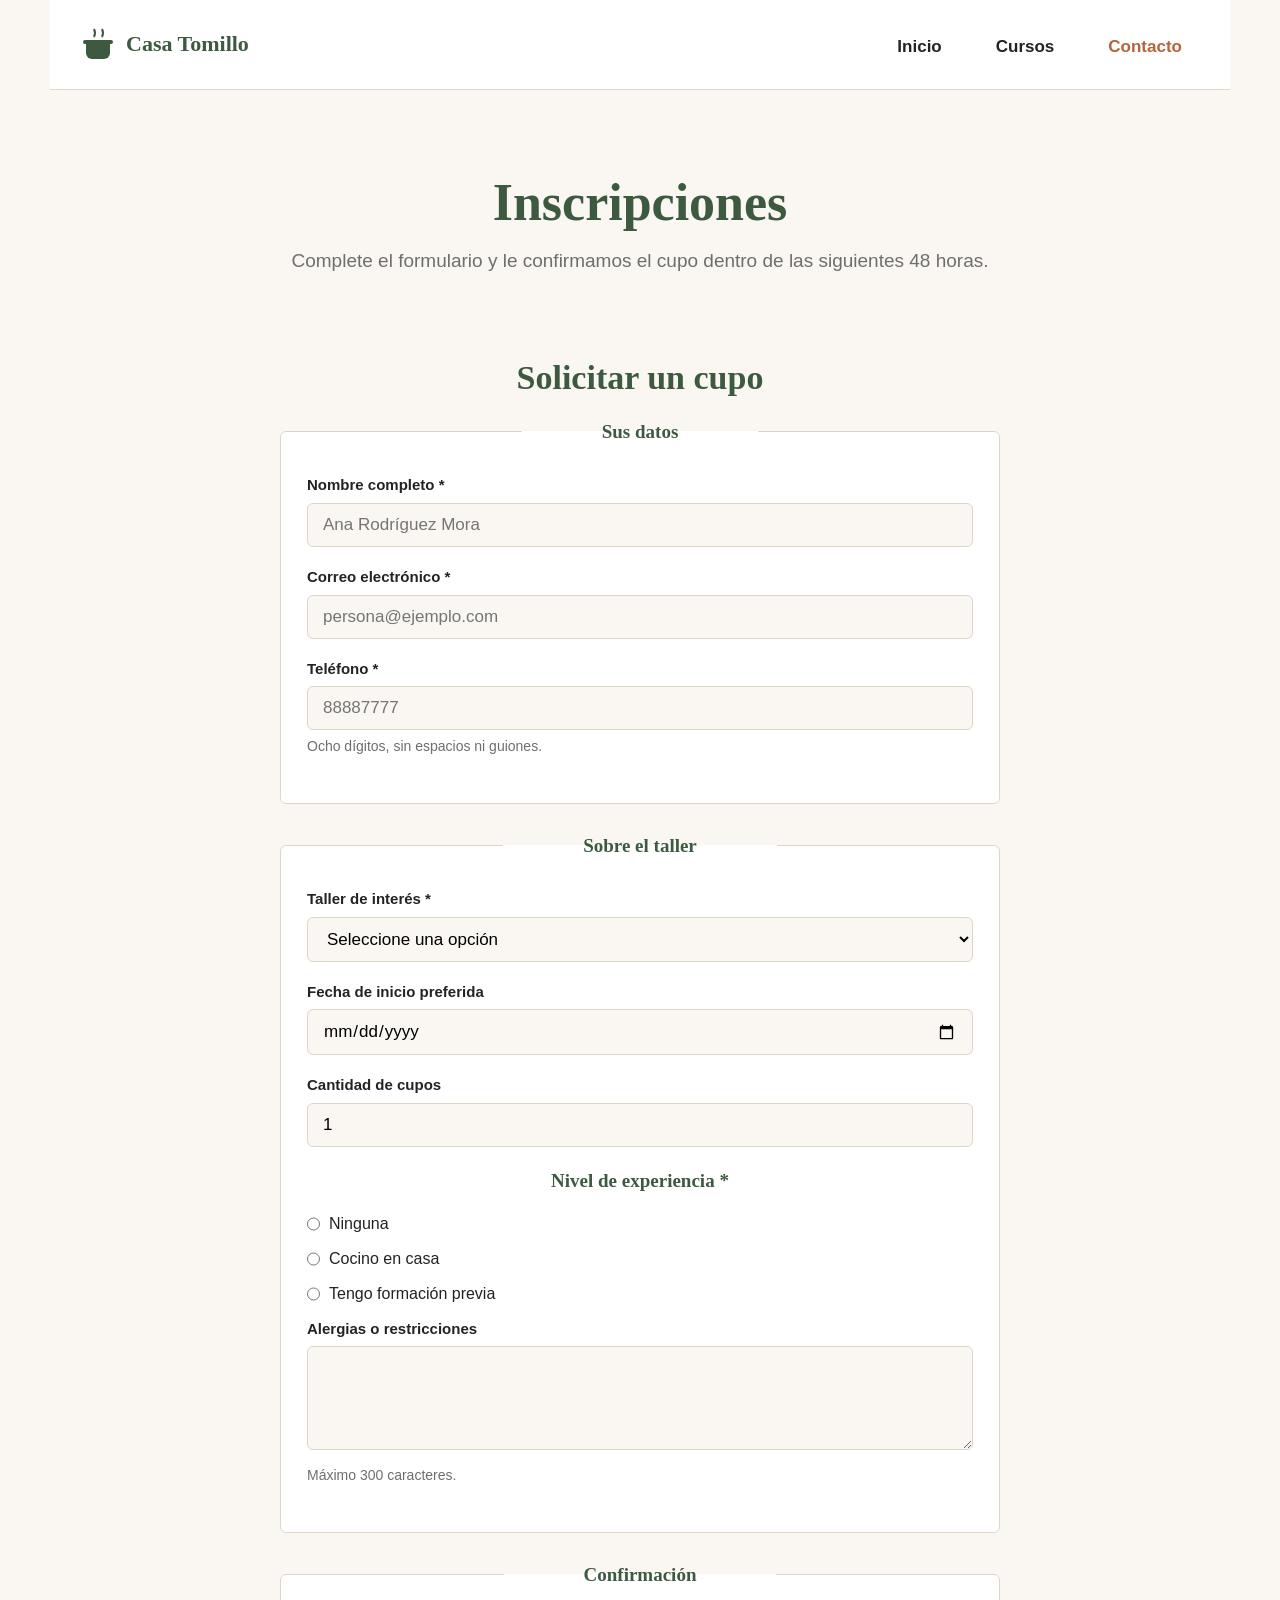
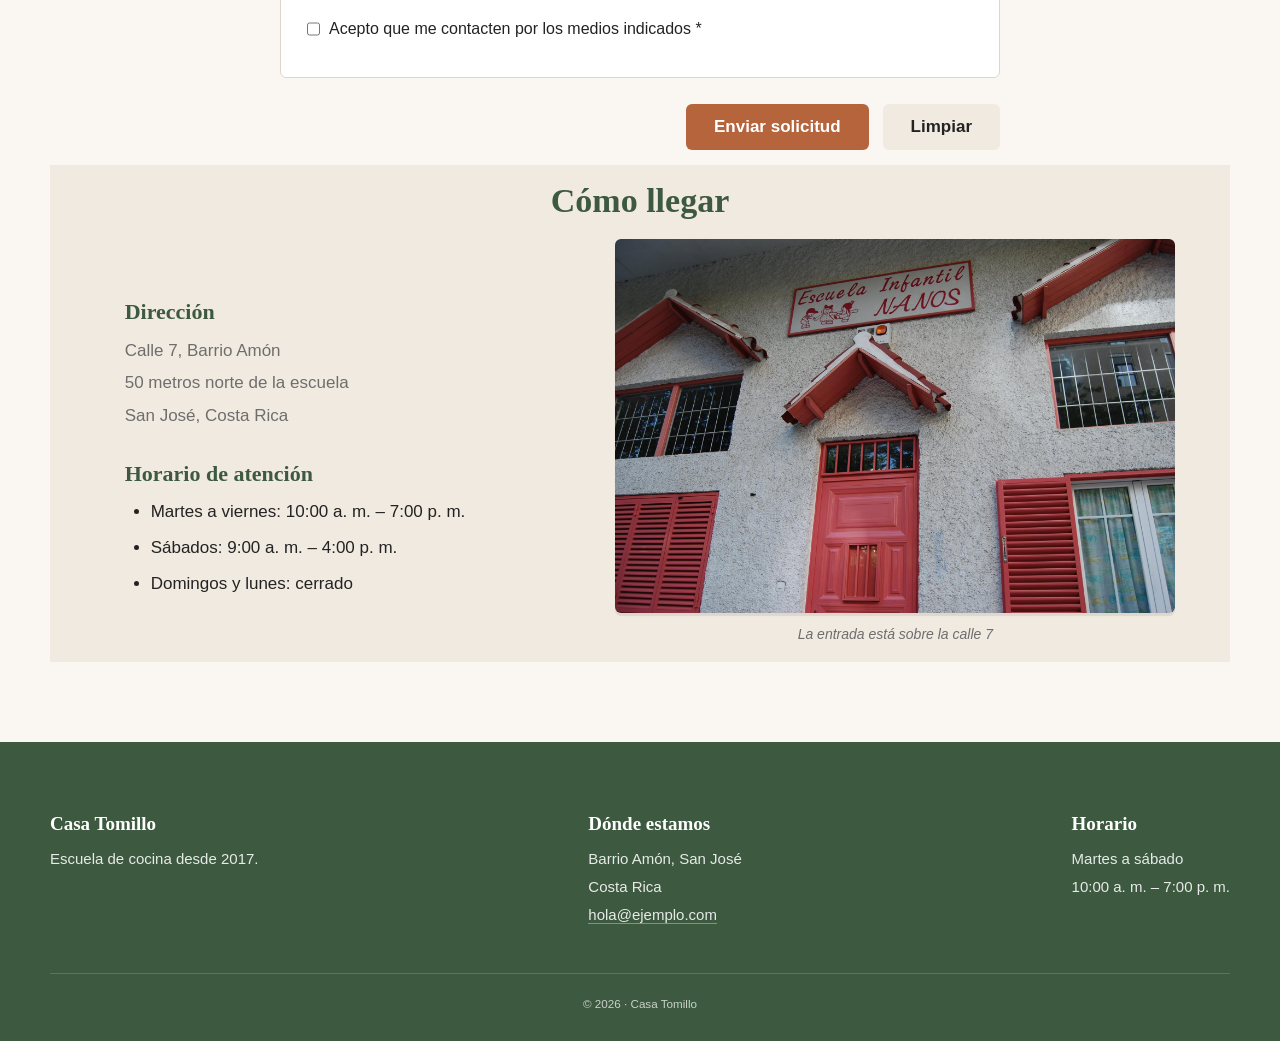
<file: ac3-responsive/contacto.html>
<!DOCTYPE html>
<html lang="es">

<head>
  <meta name="viewport" content="width=device-width, initial-scale=1.0" />
  <meta charset="UTF-8">
  <meta name="author" content="Jafeth Espinoza Villareal">
  <meta name="description" content="Inscríbase en un taller de Casa Tomillo: formulario y datos de contacto.">
  <meta name="keywords" content="contacto, inscripción, talleres, cocina">

  <title>Contacto | Casa Tomillo</title>

  <link rel="icon" href="recursos/favicon.png" type="image/png">
  <link rel="stylesheet" href="css/estilos.css">
</head>

<body>

  <header id="cabecera" class="cabecera">

    <a href="index.html" class="marca">
      <svg class="marca-icono" width="36" height="36" viewBox="0 0 36 36"
           xmlns="http://www.w3.org/2000/svg" role="img"
           aria-label="Logo de Casa Tomillo: una olla con vapor">
        <path d="M6 16 h24 v10 a6 6 0 0 1 -6 6 h-12 a6 6 0 0 1 -6 -6 z" fill="currentColor"/>
        <rect x="3" y="13" width="30" height="4" rx="2" fill="currentColor"/>
        <path d="M14 10 q2 -4 0 -8" stroke="currentColor" stroke-width="2" fill="none"/>
        <path d="M22 10 q2 -4 0 -8" stroke="currentColor" stroke-width="2" fill="none"/>
      </svg>
      <span class="marca-texto">Casa Tomillo</span>
    </a>

    <nav class="navegacion" aria-label="Navegación principal">
    <input type="checkbox" id="abrir-menu" class="menu-activo">
      <label for="abrir-menu" class="menu-boton">
        <span class="caja-barras">
          <span class="barra" ></span>
          <span class="barra" ></span>
          <span class="barra" ></span>
        </span>
        <span class="menu-text">Menú</span>
      </label>
      <ul class="menu">
        <li><a href="index.html" class="menu-enlace">Inicio</a></li>
        <li><a href="cursos.html" class="menu-enlace">Cursos</a></li>
        <li><a href="contacto.html" class="menu-enlace activo">Contacto</a></li>
      </ul>
    </nav>

  </header>

  <main id="contenido">

    <section id="intro" class="pagina-encabezado">
      <h1 class="pagina-titulo">Inscripciones</h1>
      <p class="pagina-bajada">
        Complete el formulario y le confirmamos el cupo dentro de las
        siguientes 48 horas.
      </p>
    </section>

    <!-- ═══ EL FORMULARIO ═══ -->
    <section id="inscripcion" class="seccion">
      <h2 class="seccion-titulo">Solicitar un cupo</h2>

      <form action="#" method="post" class="formulario">

        <fieldset class="grupo">
          <legend class="grupo-titulo">Sus datos</legend>

          <p class="campo">
            <label for="nombre" class="campo-etiqueta">Nombre completo *</label>
            <input type="text" id="nombre" name="nombre" class="campo-entrada"
                   required minlength="3" maxlength="60"
                   placeholder="Ana Rodríguez Mora">
          </p>

          <p class="campo">
            <label for="correo" class="campo-etiqueta">Correo electrónico *</label>
            <input type="email" id="correo" name="correo" class="campo-entrada"
                   required placeholder="persona@ejemplo.com">
          </p>

          <p class="campo">
            <label for="telefono" class="campo-etiqueta">Teléfono *</label>
            <input type="tel" id="telefono" name="telefono" class="campo-entrada"
                   required pattern="[0-9]{8}"
                   title="Ocho dígitos, sin espacios ni guiones"
                   placeholder="88887777">
            <small class="campo-ayuda">Ocho dígitos, sin espacios ni guiones.</small>
          </p>
        </fieldset>

        <fieldset class="grupo">
          <legend class="grupo-titulo">Sobre el taller</legend>

          <p class="campo">
            <label for="taller" class="campo-etiqueta">Taller de interés *</label>
            <select id="taller" name="taller" class="campo-entrada" required>
              <option value="">Seleccione una opción</option>
              <option value="cocina">Cocina de la casa</option>
              <option value="panaderia">Panadería</option>
              <option value="reposteria">Repostería</option>
            </select>
          </p>

          <p class="campo">
            <label for="inicio" class="campo-etiqueta">Fecha de inicio preferida</label>
            <input type="date" id="inicio" name="inicio" class="campo-entrada">
          </p>

          <p class="campo">
            <label for="personas" class="campo-etiqueta">Cantidad de cupos</label>
            <input type="number" id="personas" name="personas" class="campo-entrada"
                   min="1" max="8" step="1" value="1">
          </p>

          <fieldset class="grupo-opciones">
            <legend class="grupo-titulo">Nivel de experiencia *</legend>
            <p class="opcion">
              <input type="radio" id="ninguna" name="nivel" value="ninguna"
                     class="opcion-marca" required>
              <label for="ninguna" class="opcion-etiqueta">Ninguna</label>
            </p>
            <p class="opcion">
              <input type="radio" id="basica" name="nivel" value="basica" class="opcion-marca">
              <label for="basica" class="opcion-etiqueta">Cocino en casa</label>
            </p>
            <p class="opcion">
              <input type="radio" id="avanzada" name="nivel" value="avanzada" class="opcion-marca">
              <label for="avanzada" class="opcion-etiqueta">Tengo formación previa</label>
            </p>
          </fieldset>

          <p class="campo">
            <label for="alergias" class="campo-etiqueta">Alergias o restricciones</label>
            <textarea id="alergias" name="alergias" class="campo-entrada"
                      rows="4" maxlength="300"></textarea>
            <small class="campo-ayuda">Máximo 300 caracteres.</small>
          </p>
        </fieldset>

        <fieldset class="grupo">
          <legend class="grupo-titulo">Confirmación</legend>
          <p class="opcion">
            <input type="checkbox" id="acepto" name="acepto" class="opcion-marca" required>
            <label for="acepto" class="opcion-etiqueta">
              Acepto que me contacten por los medios indicados *
            </label>
          </p>
        </fieldset>

        <p class="fila-botones">
          <button type="submit" class="boton boton-principal">Enviar solicitud</button>
          <button type="reset" class="boton boton-secundario">Limpiar</button>
        </p>

      </form>
    </section>

    <!-- ═══ UBICACIÓN ═══ -->
    <section id="ubicacion" class="seccion seccion-alterna">
      <h2 class="seccion-titulo">Cómo llegar</h2>

      <div class="dos-columnas">

        <div class="columna">
          <h3 class="subtitulo">Dirección</h3>
          <address class="direccion">
            Calle 7, Barrio Amón<br>
            50 metros norte de la escuela<br>
            San José, Costa Rica
          </address>

          <h3 class="subtitulo">Horario de atención</h3>
          <ul class="lista-horario">
            <li>Martes a viernes: 10:00 a. m. – 7:00 p. m.</li>
            <li>Sábados: 9:00 a. m. – 4:00 p. m.</li>
            <li>Domingos y lunes: cerrado</li>
          </ul>
        </div>

        <figure class="columna-figura">
          <picture>
            <source media="(min-width: 800px)" srcset="recursos/fachada.jpg">
            <source media="(min-width: 456px)" srcset="recursos/fachada-mediana.jpg">
            <img src="recursos/fachada-mini.jpg"
                alt="Fachada de la escuela con su rótulo de madera"
                width="1200" height="900">
          </picture>

          <figcaption class="figura-pie">La entrada está sobre la calle 7</figcaption>
        </figure>

      </div>
    </section>

  </main>

  <footer id="pie" class="pie">
    <div class="pie-columnas">

      <div class="pie-bloque">
        <h2 class="pie-titulo">Casa Tomillo</h2>
        <p class="pie-texto">Escuela de cocina desde 2017.</p>
      </div>

      <div class="pie-bloque">
        <h2 class="pie-titulo">Dónde estamos</h2>
        <address class="pie-datos">
          Barrio Amón, San José<br>
          Costa Rica<br>
          <a href="mailto:hola@ejemplo.com" class="pie-enlace">hola@ejemplo.com</a>
        </address>
      </div>

      <div class="pie-bloque">
        <h2 class="pie-titulo">Horario</h2>
        <p class="pie-texto">
          Martes a sábado<br>
          10:00 a. m. – 7:00 p. m.
        </p>
      </div>

    </div>

    <p class="pie-creditos"><small>&copy; 2026 · Casa Tomillo</small></p>
  </footer>

</body>

</html>
</file>
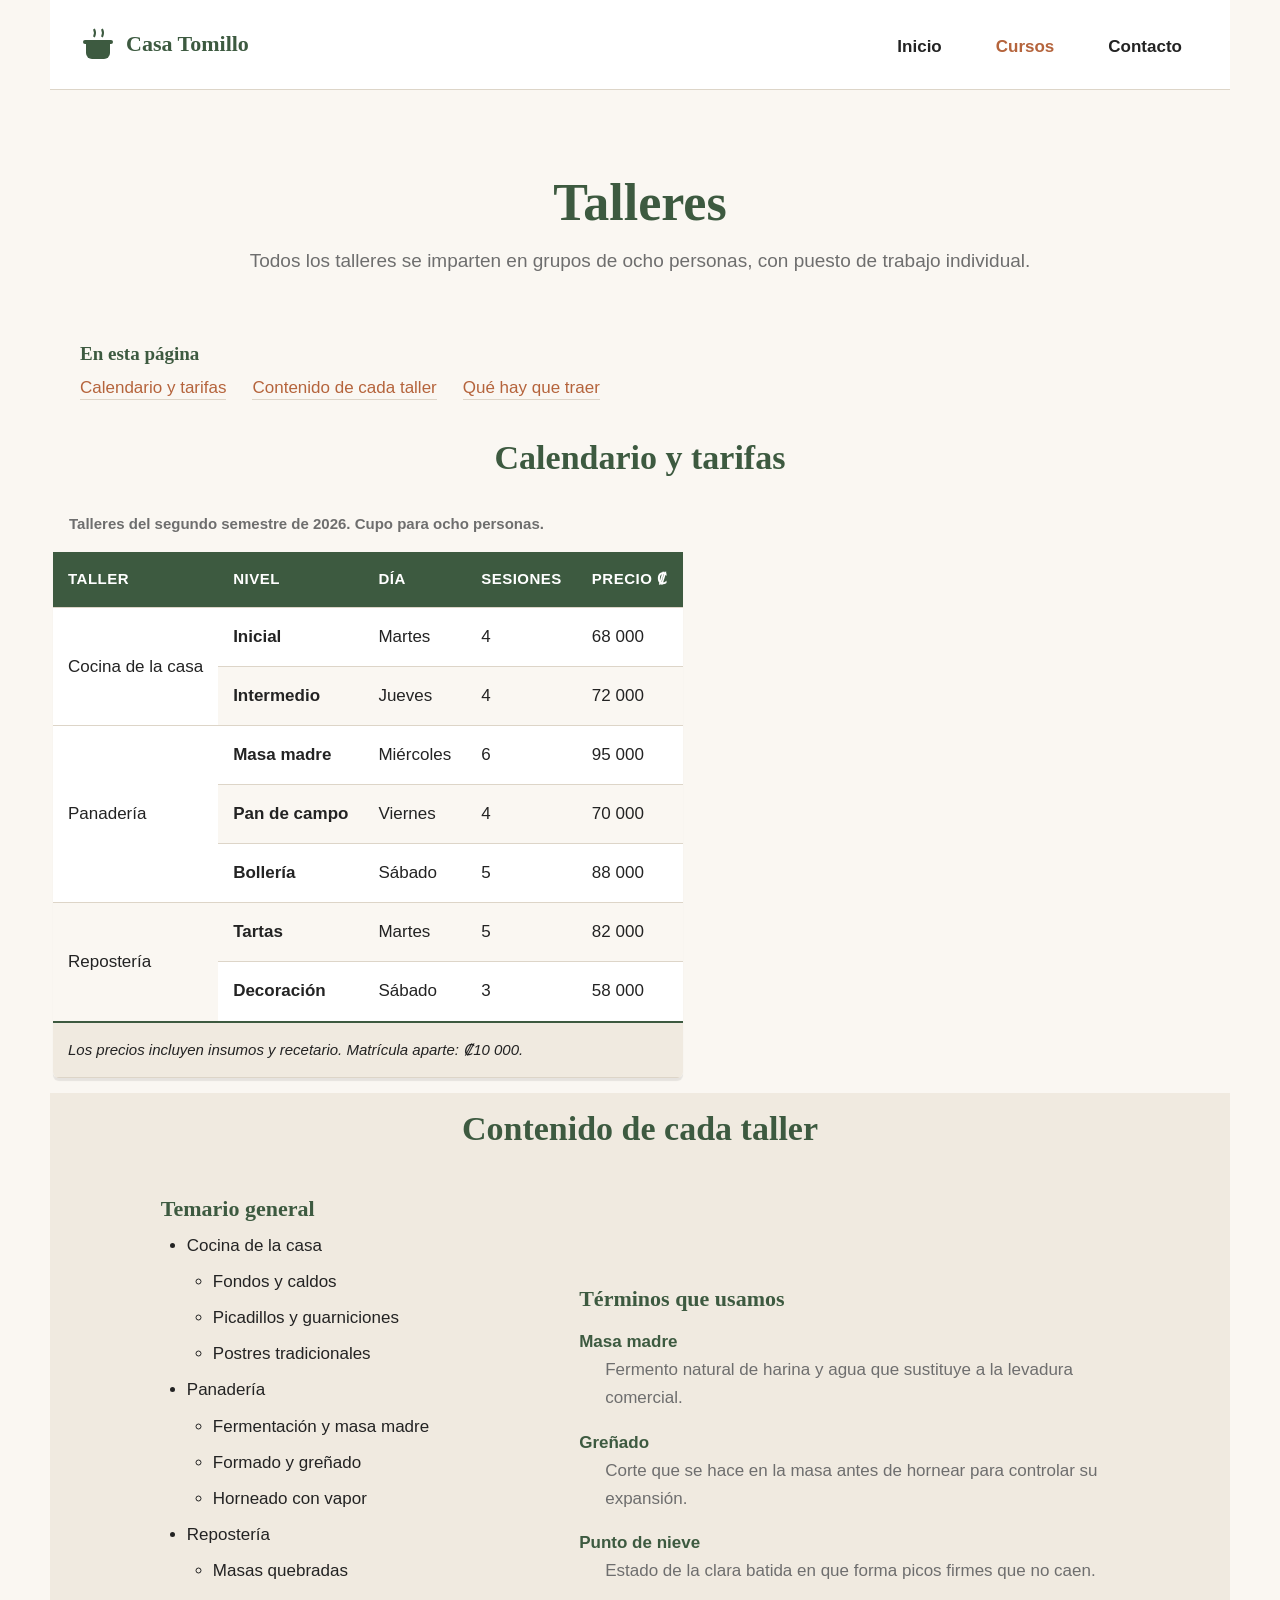
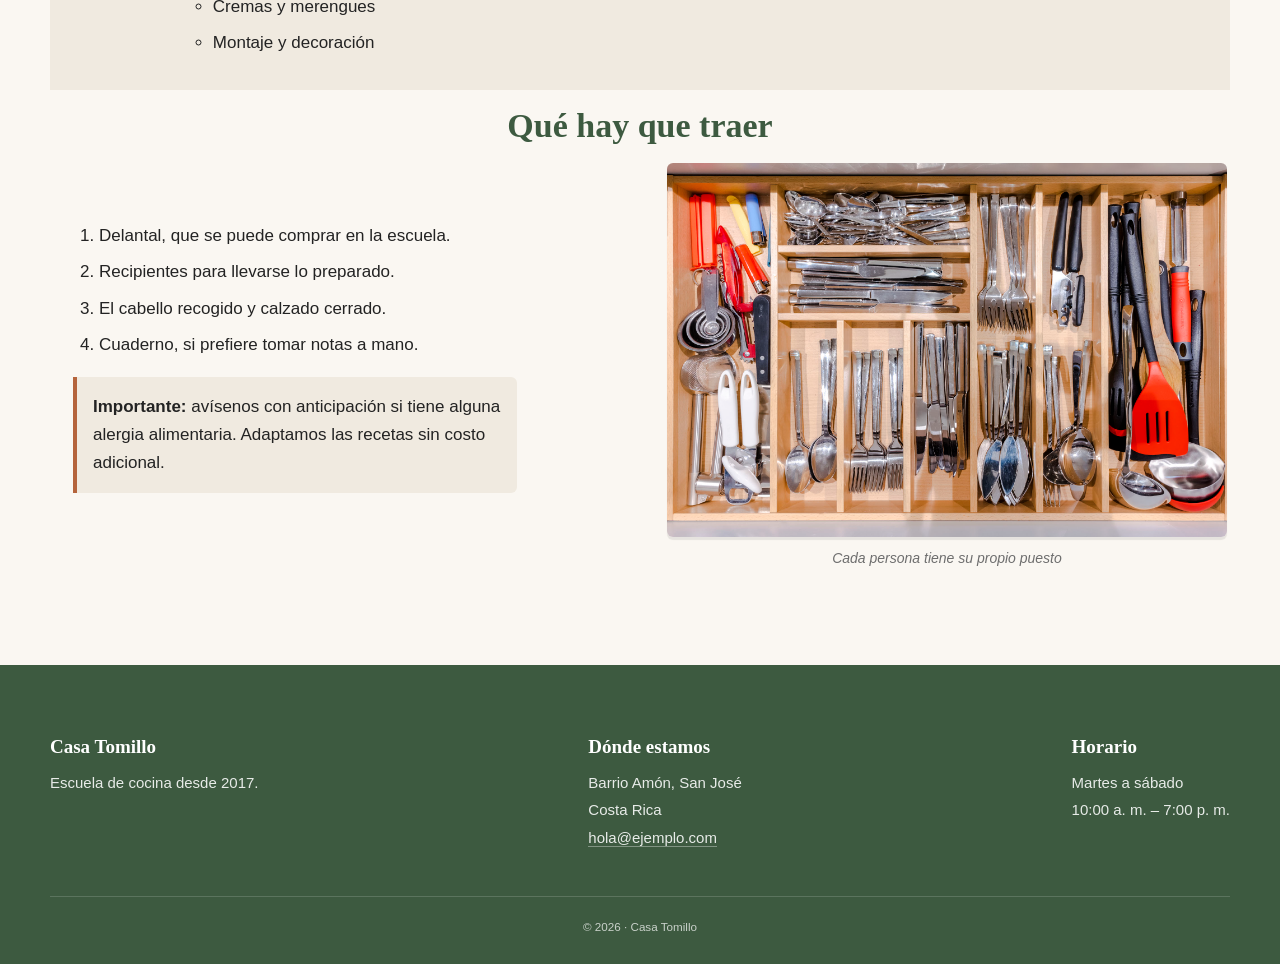
<file: ac3-responsive/cursos.html>
<!DOCTYPE html>
<html lang="es">

<head>
  <meta name="viewport" content="width=device-width, initial-scale=1.0" />
  <meta charset="UTF-8">
  <meta name="author" content="Jafeth Espinoza Villareal">
  <meta name="description" content="Talleres de cocina, panadería y repostería: contenidos, horarios y tarifas.">
  <meta name="keywords" content="talleres, cursos, cocina, panadería, repostería">

  <title>Cursos | Casa Tomillo</title>

  <link rel="icon" href="recursos/favicon.png" type="image/png">
  <link rel="stylesheet" href="css/estilos.css">
</head>

<body>

  <header id="cabecera" class="cabecera">

    <a href="index.html" class="marca">
      <svg class="marca-icono" width="36" height="36" viewBox="0 0 36 36"
           xmlns="http://www.w3.org/2000/svg" role="img"
           aria-label="Logo de Casa Tomillo: una olla con vapor">
        <path d="M6 16 h24 v10 a6 6 0 0 1 -6 6 h-12 a6 6 0 0 1 -6 -6 z" fill="currentColor"/>
        <rect x="3" y="13" width="30" height="4" rx="2" fill="currentColor"/>
        <path d="M14 10 q2 -4 0 -8" stroke="currentColor" stroke-width="2" fill="none"/>
        <path d="M22 10 q2 -4 0 -8" stroke="currentColor" stroke-width="2" fill="none"/>
      </svg>
      <span class="marca-texto">Casa Tomillo</span>
    </a>

    <nav class="navegacion" aria-label="Navegación principal">
<input type="checkbox" id="abrir-menu" class="menu-activo">
      <label for="abrir-menu" class="menu-boton">
        <span class="caja-barras">
          <span class="barra" ></span>
          <span class="barra" ></span>
          <span class="barra" ></span>
        </span>
        <span class="menu-text">Menú</span>
      </label>
      <ul class="menu">
        <li><a href="index.html" class="menu-enlace">Inicio</a></li>
        <li><a href="cursos.html" class="menu-enlace activo">Cursos</a></li>
        <li><a href="contacto.html" class="menu-enlace">Contacto</a></li>
      </ul>
    </nav>

  </header>

  <main id="contenido">

    <section id="intro" class="pagina-encabezado">
      <h1 class="pagina-titulo">Talleres</h1>
      <p class="pagina-bajada">
        Todos los talleres se imparten en grupos de ocho personas, con puesto
        de trabajo individual.
      </p>
    </section>

    <!-- ═══ ÍNDICE INTERNO ═══ -->
    <nav class="indice" aria-label="Contenido de la página">
      <h2 class="indice-titulo">En esta página</h2>
      <ul class="indice-lista">
        <li><a href="#calendario">Calendario y tarifas</a></li>
        <li><a href="#contenidos">Contenido de cada taller</a></li>
        <li><a href="#requisitos">Qué hay que traer</a></li>
      </ul>
    </nav>

    <!-- ═══ LA TABLA ═══ -->
    <section id="calendario" class="seccion">
      <h2 class="seccion-titulo">Calendario y tarifas</h2>

      <table class="tabla">
        <caption class="tabla-titulo">
          Talleres del segundo semestre de 2026. Cupo para ocho personas.
        </caption>

        <thead>
          <tr>
            <th scope="col">Taller</th>
            <th scope="col">Nivel</th>
            <th scope="col">Día</th>
            <th scope="col">Sesiones</th>
            <th scope="col">Precio ₡</th>
          </tr>
        </thead>

        <tbody>
          <tr>
            <td rowspan="2">Cocina de la casa</td>
            <th scope="row">Inicial</th>
            <td>Martes</td>
            <td>4</td>
            <td>68 000</td>
          </tr>
          <tr>
            <th scope="row">Intermedio</th>
            <td>Jueves</td>
            <td>4</td>
            <td>72 000</td>
          </tr>

          <tr>
            <td rowspan="3">Panadería</td>
            <th scope="row">Masa madre</th>
            <td>Miércoles</td>
            <td>6</td>
            <td>95 000</td>
          </tr>
          <tr>
            <th scope="row">Pan de campo</th>
            <td>Viernes</td>
            <td>4</td>
            <td>70 000</td>
          </tr>
          <tr>
            <th scope="row">Bollería</th>
            <td>Sábado</td>
            <td>5</td>
            <td>88 000</td>
          </tr>

          <tr>
            <td rowspan="2">Repostería</td>
            <th scope="row">Tartas</th>
            <td>Martes</td>
            <td>5</td>
            <td>82 000</td>
          </tr>
          <tr>
            <th scope="row">Decoración</th>
            <td>Sábado</td>
            <td>3</td>
            <td>58 000</td>
          </tr>
        </tbody>

        <tfoot>
          <tr>
            <td colspan="5">
              Los precios incluyen insumos y recetario. Matrícula aparte: ₡10 000.
            </td>
          </tr>
        </tfoot>
      </table>
    </section>

    <!-- ═══ LISTAS ═══ -->
    <section id="contenidos" class="seccion seccion-alterna">
      <h2 class="seccion-titulo">Contenido de cada taller</h2>

      <div class="dos-columnas">

        <div class="columna">
          <h3 class="subtitulo">Temario general</h3>
          <ul class="lista-temario">
            <li>Cocina de la casa
              <ul>
                <li>Fondos y caldos</li>
                <li>Picadillos y guarniciones</li>
                <li>Postres tradicionales</li>
              </ul>
            </li>
            <li>Panadería
              <ul>
                <li>Fermentación y masa madre</li>
                <li>Formado y greñado</li>
                <li>Horneado con vapor</li>
              </ul>
            </li>
            <li>Repostería
              <ul>
                <li>Masas quebradas</li>
                <li>Cremas y merengues</li>
                <li>Montaje y decoración</li>
              </ul>
            </li>
          </ul>
        </div>

        <div class="columna">
          <h3 class="subtitulo">Términos que usamos</h3>
          <dl class="glosario">
            <dt class="glosario-termino">Masa madre</dt>
            <dd class="glosario-definicion">
              Fermento natural de harina y agua que sustituye a la levadura comercial.
            </dd>

            <dt class="glosario-termino">Greñado</dt>
            <dd class="glosario-definicion">
              Corte que se hace en la masa antes de hornear para controlar su expansión.
            </dd>

            <dt class="glosario-termino">Punto de nieve</dt>
            <dd class="glosario-definicion">
              Estado de la clara batida en que forma picos firmes que no caen.
            </dd>
          </dl>
        </div>

      </div>
    </section>

    <!-- ═══ REQUISITOS ═══ -->
    <section id="requisitos" class="seccion">
      <h2 class="seccion-titulo">Qué hay que traer</h2>

      <div class="dos-columnas">

        <div class="columna">
          <ol class="lista-requisitos">
            <li>Delantal, que se puede comprar en la escuela.</li>
            <li>Recipientes para llevarse lo preparado.</li>
            <li>El cabello recogido y calzado cerrado.</li>
            <li>Cuaderno, si prefiere tomar notas a mano.</li>
          </ol>

          <p class="aviso-taller">
            <strong>Importante:</strong> avísenos con anticipación si tiene
            alguna alergia alimentaria. Adaptamos las recetas sin costo adicional.
          </p>
        </div>

        <figure class="columna-figura">
          <picture>
            <source media="(min-width: 800px)" srcset="recursos/taller-5.jpg">
            <source media="(min-width: 456px)" srcset="recursos/taller-5-mediana.jpg">
            <img src="recursos/taller-5-mini.jpg"
                alt="Puesto de trabajo individual con utensilios ordenados"
                width="1200" height="900">
          </picture>
          <figcaption class="figura-pie">Cada persona tiene su propio puesto</figcaption>
        </figure>

      </div>
    </section>

  </main>

  <footer id="pie" class="pie">
    <div class="pie-columnas">

      <div class="pie-bloque">
        <h2 class="pie-titulo">Casa Tomillo</h2>
        <p class="pie-texto">Escuela de cocina desde 2017.</p>
      </div>

      <div class="pie-bloque">
        <h2 class="pie-titulo">Dónde estamos</h2>
        <address class="pie-datos">
          Barrio Amón, San José<br>
          Costa Rica<br>
          <a href="mailto:hola@ejemplo.com" class="pie-enlace">hola@ejemplo.com</a>
        </address>
      </div>

      <div class="pie-bloque">
        <h2 class="pie-titulo">Horario</h2>
        <p class="pie-texto">
          Martes a sábado<br>
          10:00 a. m. – 7:00 p. m.
        </p>
      </div>

    </div>

    <p class="pie-creditos"><small>&copy; 2026 · Casa Tomillo</small></p>
  </footer>

</body>

</html>
</file>
<file: ac2-css/css/estilos.css>
*{
    margin: 0;
    padding: 0;
    box-sizing: border-box;
}

html{
    font-size: 62.5%;
}

body header, main, aside{
    margin: 0 auto;
    width: 1200px;
    font-family: 'Segoe UI', Tahoma, Geneva, Verdana, sans-serif;
    line-height: 1.6;
}

h1,h2,h3{
    font-family: 'Courier New', Courier, monospace;
    color: #333333;
    line-height: 1.6;
}

h1{font-size: 2.5rem;}
h2{font-size: 2rem;}
h3{font-size: 1.5rem;}

p{
    font-size: 1.3rem;
    font-family: 'Segoe UI', Tahoma, Geneva, Verdana, sans-serif;
}

a{
    text-decoration: none;
    color: #861e49;
}

.marca{
    display: flex;
    flex-direction: column;
    text-decoration: none;
    padding: 1rem;
    margin: 1rem;
    border-bottom: #333333;

}

#cabecera{
    display: flex;
    justify-content: space-between;
    align-items: center;
    padding: 0.6rem 0.9rem;
    border-bottom: 0.1rem solid #861e49;
    position: sticky;
    top: 0;
    z-index: 100;
    background-color: beige;
    margin-bottom: 4rem;
}


.menu-principal ul li{
    display: inline-block;
    margin-right: 1rem;
    padding: 0.8rem;
    background-color: #ffd7a6;
    border-radius: 1rem;
    list-style: none;
}
.menu-principal ul li:hover{
    background-color: #ffc782;
}

.enlace-activo{
    color: red;
}

.hero{
    display: flex;
    flex-direction: column;
    align-items: center;
    padding: 0.6rem 0.9rem;
    background-color: beige;
    margin-bottom: 4rem;
    gap: 1rem;
    border-radius: 1rem;
}

.boton {
    display: block;
    background-color: #ffd7a6;
    border-radius: 1rem;
    text-decoration: none;
    padding: 0.5rem;
}

.boton:hover{
    background-color: #ffc782;
}

.boton:active{
    background-color: #fcb358;
}


.rejilla-servicios{
    display: grid;
    grid-template-columns: repeat(auto-fit, minmax(10rem,1fr));
    gap: 2rem ;
}

.tarjeta{
    box-shadow: 0 2px 0.8px rgba(0, 0, 0, 0.4);
    border-radius: 1rem;
    background-color: beige;
    padding: 1rem;
}

#servicios h2{
    border-bottom: 0.1rem solid #861e49;
}
#historia h2{
    border-bottom: 0.1rem solid #861e49;
}

.cita{
    border-left: 0.8rem solid #861e49;
    position: relative;
    background-color: beige;
    padding: 1rem 6rem 6rem 3rem;
    margin-top: 2rem;
    margin-bottom: 2rem;
    margin-right: 65rem;
    border-radius: 0 1rem 1rem 0;
}

.cita > p{
    font-size: 1.5rem;
}


.cita-autoria{
    position: absolute;
    right: 2rem;
    bottom: 2rem;
    opacity: 0.6;
    font-size: 1rem;
}

.tarjeta-pie{
    margin-top: 1rem;
    border-top: 0.1rem solid #861e49;
    font-weight: 600;
}


#historia h2{
    margin-top: 3rem

}


#aviso{
    margin-top: 12rem ;
    margin-bottom: 4rem;
    padding: 2rem;
    background-color: beige;
    border-radius: 0 1rem 1rem 0;
    border-left: 0.8rem solid #861e49;
}


.pie-contenido{
    position: relative;
    background-color: beige;
    padding: 4rem;
    padding-left: 16rem;
    display: flex;
    flex-direction: column;
    gap: 0.5rem ;
}

.creditos{
    align-items: center;
    border-top: 0.1rem solid #861e49;
    width: 70%;
    position: absolute;
    bottom: 0;
    left: 24rem;
    text-align: center;
    margin-bottom: 1.5rem;

}
.datos-contacto{
    line-height: 1.8;
}

/*Catalogo*/

.indice{
    display: flex;
    flex-direction: column;
    background-color: beige;
    border-radius: 1rem;
    padding: 2rem;
    gap: 1rem;
    margin-bottom: 1rem;
}

.indice ul > li{
    display: inline-block;
    background-color: bisque;
    border-radius: 1rem;
    padding: 0.5rem 1rem 0.5rem 1rem;
    margin-right: 2rem;
}

.indice ul > li:hover{
    background-color: #ffc782;
}

.indice ul > li:active{
    background-color: #fcb358;
}

.tabla-catalogo{
    border-collapse: collapse;
    width: 100%;
    margin-bottom: 2rem;
}

.tabla-catalogo th, td{
    padding: 10px;
    border: 1px solid #333333;
    text-align: left;
    
}

.tabla-catalogo thead th{
    background-color: #fcb358;
    color: black;
    font-size: 0.9rem;
    text-transform: uppercase;
    letter-spacing: 2px;
    /*Trabaja encabezados de la tabla*/
}

.tabla-catalogo tfoot{
    background-color: beige;
    border-top: 0.3rem solid #861e49 ;
}

.tabla-catalogo tbody tr:nth-child(even){
    background-color: bisque;
}

#categorias h2{
    border-bottom: 0.1rem solid #861e49;
}

.lista-categorias{
    padding: 2rem;
}

.lista-categorias >li{
    padding: 0.5rem;
}

.lista-categorias li > ul >li{
    padding-left: 1rem;
    margin-top: 0.5rem;
}

.lista-categorias li > ul{
    padding-left: 1rem;
    margin-top: 0.5rem;
}


.glosario {
    background-color: beige;
    border-radius: 1rem;
    padding: 2rem;
}

.glosario dt{
    font-weight: 700;
}

.glosario dd {
    padding: 0 0 1rem 1.5rem;
}


/*Tabla*/
#pedido{
    margin-top: 3rem;
}

.formulario-pedido{
    display: flex;
    flex-direction: column;
    width: 50%;
}

legend{
    font-family: 'Courier New', Courier, monospace;
    font-size: 1.5rem;
}

.grupo-campos{
    background-color: beige;
    padding: 1rem;
    border-color: #333333;
    border-radius: 1rem;

}

.campo input, select, textarea{
    display: flex;
    align-items: center;
    flex-direction: column;
    border-radius: 0.5rem;
    background-color: #ffd7a6;
    width: 100%;
    height: 2.8rem;
    padding-left: 1rem;
    border: 0.1rem solid #050505;
}
.campo input:valid:not(:placeholder-shown){
    border: 0.1rem solid #00ff04;
}

.campo input:invalid:not(:placeholder-shown){
    border: 0.1rem solid #ff0000;
}
.campo textarea{
    height: 8rem;
}

.boton-secundario{
    background-color: antiquewhite;
    margin-left: 1rem;
}


.grupo-botones{
    display: flex;
    flex-direction: row;
    flex-wrap: wrap;
    padding: 1rem 2rem;
}
</file>
<file: ac3-responsive/css/estilos.css>
/* ═══════════════════════════════════════════════════════════════════════
   CASA TOMILLO · HOJA DE ESTILOS
   Escuela de cocina · San José, Costa Rica

   Esta hoja produce un sitio que se ve correctamente en un monitor de
   escritorio. Fue escrita antes de que el proyecto contemplara el uso
   desde teléfonos.
   ═══════════════════════════════════════════════════════════════════════ */


/* ─── RESET ──────────────────────────────────────────────────────────── */
* {
  margin: 0;
  padding: 0;
  box-sizing: border-box;
}
html{
  font-size: 62.5%
}


/* ─── VARIABLES ──────────────────────────────────────────────────────── */
:root {
  --verde:        #3D5A40;
  --verde-oscuro: #2A3F2C;
  --terracota:    #B5643C;
  --terracota-os: #94502F;
  --tinta:        #232323;
  --suave:        #6E6E6E;
  --crema:        #FAF7F2;
  --crema-alt:    #F0EAE0;
  --linea:        #DDD5C8;
  --blanco:       #FFFFFF;

  --fuente-titulo: Georgia, 'Times New Roman', serif;
  --fuente-texto:  'Segoe UI', Arial, sans-serif;

  --radio:  0.6rem;
  --sombra: 0 0.3rem 0.1rem rgba(0, 0, 0, 0.08);
  --sombra-alta: 0 0.8rem 0.2rem rgba(0, 0, 0, 0.14);
}


/* ─── BASE ───────────────────────────────────────────────────────────── */
body {
  font-family: var(--fuente-texto);
  font-size: 1.7rem;
  line-height: 1.65;
  color: var(--tinta);
  background-color: var(--crema);
}

h1, h2, h3 {
  font-family: var(--fuente-titulo);
  line-height: 1.25;
  color: var(--verde);
}

h1 { font-size: 3.2rem; }
h2 { font-size: 2.6rem; }
h3 { font-size: 2rem; }

p { margin-bottom: 1.8rem; }

a {
  color: var(--terracota);
  text-decoration: none;
}

img {
  display: block;
  width: 100%;
  height: auto;
}


/* ─── CONTENEDORES ───────────────────────────────────────────────────── */
.seccion {
  max-width: 118rem;
  margin-left: auto;
  margin-right: auto;
  padding: 1.5rem 0.3rem;
}

.seccion-alterna {
  background-color: var(--crema-alt);
  width: 100%;
}

.seccion-alterna > * {
  max-width: 118rem;
  margin-left: auto;
  margin-right: auto;
}

.seccion-titulo {
  text-align: center;
  margin-bottom: 1.6rem;
}

.seccion-entrada {
  max-width: 64rem;
  margin-left: auto;
  margin-right: auto;
  margin-bottom: 4.8rem;
  text-align: center;
  color: var(--suave);
}

.pagina-encabezado {
  max-width: 118rem;
  margin: 0 auto;
  padding: 8rem 3rem 4.8rem;
  text-align: center;
}

.pagina-titulo   { margin-bottom: 1rem; }
.pagina-bajada   { color: var(--suave); font-size: 1.9rem; }
.subtitulo       { margin-top: 2.8rem; margin-bottom: 1rem; }


/* ─── CABECERA ───────────────────────────────────────────────────────── */
.cabecera {
  display: flex;
  justify-content: space-between;
  align-items: center;
  max-width: 118rem;
  margin: 0 auto;
  padding: 1.8rem 3rem;
  background-color: var(--blanco);
  border-bottom: 0.1rem solid var(--linea);
  flex-direction: column;
}

.marca {
  display: flex;
  align-items: center;
  gap: 1rem;
  color: var(--verde);
}

.marca-icono { color: var(--verde); }

.marca-texto {
  font-family: var(--fuente-titulo);
  font-size: 2.2rem;
  font-weight: 700;
}

.navegacion {
  display: flex;
  align-items: center;
  flex-direction: column;
}

.menu{
  gap: 1.8rem;
  list-style: none;
  flex-direction: column;
  align-items: center;
  display: none;
}

.menu-enlace {
  display: inline-block;
  padding: 1rem 1.8rem;
  color: var(--tinta);
  font-weight: 600;
  border-radius: var(--radio);
  transition: background-color 0.25s ease, color 0.25s ease;
}

.menu-enlace:hover {
  background-color: var(--crema-alt);
  color: var(--verde);
  transform: translateY(-0.2rem);
  box-shadow: 0 0.3rem 0.2rem rgba(0, 0, 0, 0.20);
}



.menu-enlace.activo { color: var(--terracota); }

/*Menu hamburguesa*/
.menu-activo{
  position: absolute;
  opacity: 0;
  width: 0.1rem;
  height: 0.1rem;

}
.menu-boton{
  display: flex;
  align-items: center;
  gap: 0.5rem;
  cursor: pointer;
  padding: 0.6rem;
  border-radius: var(--radio);
  margin-bottom: 1rem;
}
.menu-boton:hover{
  background-color: var(--crema-alt);
  color: var(--verde);
  transform: translateY(-0.2rem);
  box-shadow: 0 0.3rem 0.2rem rgba(0, 0, 0, 0.20);
}
.menu-boton:focus{
  outline: 0.2rem solid var(--terracota);
  outline-offset: 0.2rem;
}

.barra{
  display: block;
  width: 2.4rem;
  height: 0.3rem;
  border-radius: var(--radio);
  background-color: var(--verde);
}
.caja-barras{
  display: flex;
  flex-direction: column;
}

.barra + .barra{
  margin-top: 0.4rem;
}
.menu-text{
  font-family: var(--fuente-texto);
  color: var(--tinta);
  font-size: 1.4rem;
  font-weight: 600;
  text-transform: uppercase;
}
.menu-activo:checked ~ .menu{
  display: flex;
  flex-direction: column;
}
.menu-enlace{
  border-bottom: 0.2rem solid var(--verde-oscuro);
}


/**/

/* ─── PORTADA ────────────────────────────────────────────────────────── */
.portada {
  background-color: var(--verde);
  background-image: url('../recursos/portada.jpg');
  background-size: cover;
  background-position: center;
  background-repeat: no-repeat;
  height: 56rem;
  display: flex;
  align-items: center;
  justify-content: center;
  padding: 3rem;
  text-align: center;
}

.portada-caja {
  background-color: rgba(0, 0, 0, 0.48);
  padding: 2.5rem;/*Acomodo de vista movil*/
  border-radius: var(--radio);
  max-width: 72rem;
}

.portada-titulo {
  color: var(--blanco);
  margin-bottom: 1.6rem;
}

.portada-bajada {
  color: var(--blanco);
  font-size: 1.9rem;
  margin-bottom: 2.8rem;
}


/* ─── TARJETAS · Flexbox ─────────────────────────────────────────────── */
.fila-propuestas {
  display: flex;/*aqui se rompen las tarjetas se añade esto y ya es reponsive*/
  flex-wrap: wrap;
  justify-content: center;
  gap: 2.6rem;
  margin-left: 1rem;
  margin-right: 1rem;
}

.tarjeta {
  max-width: 36rem;
  background-color: var(--blanco);
  padding: 2.8rem;
  border-radius: var(--radio);
  box-shadow: var(--sombra);
  text-align: center;
  display: flex;
  flex-direction: column;
  transition: transform 0.25s ease, box-shadow 0.25s ease;
}

.tarjeta:hover {
  transform: translateY(-0.5rem);
  box-shadow: var(--sombra-alta);
}

.tarjeta-icono  { color: var(--terracota); margin: 0 auto 1.4rem; }
.tarjeta-titulo { margin-bottom: 0.8rem; }
.tarjeta-texto  { color: var(--suave); flex-grow: 1; }

.tarjeta-dato {
  font-weight: 700;
  color: var(--verde);
  font-size: 1.8rem;
  margin-bottom: 0;
  padding-top: 1.4rem;
  border-top: 0.1rem solid var(--linea);
}


/* ─── GALERÍA · Grid ─────────────────────────────────────────────────── */
.rejilla-galeria {
  display: grid;
  grid-template-columns: repeat(1, 1fr);/*grid para la parte movil*/
  grid-auto-rows: 26rem;
  gap: 1.8rem;
  margin-left: 1rem;
  margin-right: 1rem;
}

.pieza {
  position: relative;
  overflow: hidden;
  border-radius: var(--radio);
  box-shadow: var(--sombra);
  background-color: var(--crema-alt);
}

.pieza img {
  max-width: 100%;
  height: 24rem;
  object-fit: cover;
  transition: transform 0.4s ease;
}

.pieza:hover img { transform: scale(1.06); }

.pieza-pie {
  position: absolute;
  bottom: 0;
  left: 0;
  right: 0;
  background: linear-gradient(to top, rgba(0,0,0,.82), rgba(0,0,0,0));
  color: var(--blanco);
  padding: 2.2rem 1.2rem 1rem;
  font-size: 1.4rem;
  text-align: center;
}


/* ─── CITA ───────────────────────────────────────────────────────────── */
.cita {
  max-width: 72rem;
  margin: 0 auto;
  padding: 4.4rem;
  background-color: var(--blanco);
  border-left: 0.5rem solid var(--terracota);
  border-radius: var(--radio);
  box-shadow: var(--sombra);
}

.cita-texto {
  font-family: var(--fuente-titulo);
  font-size: 1.8rem;/*Texto para la parte movil*/
  font-style: italic;
  line-height: 1.5;
}

.cita-autoria {
  color: var(--suave);
  font-size: 1.5rem;
  text-align: right;
}


/* ─── ÍNDICE INTERNO ─────────────────────────────────────────────────── */
.indice {
  max-width: 118rem;
  margin: 0 auto 2rem;
  padding: 0 3rem;
}

.indice-titulo { font-size: 1.9rem; margin-bottom: 0.8rem; }

.indice-lista {
  display: flex;
  flex-direction: column;/*quiebre de vista movil*/
  gap: 2.6rem;
  list-style: none;
}

.indice-lista a {
  border-bottom: 0.1rem solid var(--linea);
  padding-bottom: 0.2rem;
}


/* ─── TABLA ──────────────────────────────────────────────────────────── */
.tabla {
  max-width: 100%;
  border-collapse: collapse;
  background-color: var(--blanco);
  border-radius: var(--radio);
  overflow: hidden;
  box-shadow: var(--sombra);
}

.tabla-titulo {
  padding: 1.6rem;
  font-weight: 600;
  text-align: left;
  color: var(--suave);
  font-size: 1.5rem;
  max-width: 40ch;
}

.tabla th,
.tabla td {
  padding: 1rem;
  border-bottom: 0.1rem solid var(--linea);
  text-align: left;
  font-size: 1rem;
}

/*

*/

.tabla thead th {
  background-color: var(--verde);
  color: var(--blanco);
  font-size: 1.3rem;
  text-transform: uppercase;
  letter-spacing: 0.05rem;
}

.tabla tbody tr:nth-child(even) { background-color: var(--crema); }
.tabla tbody tr:hover           { background-color: var(--crema-alt); }

.tabla tfoot td {
  background-color: var(--crema-alt);
  font-style: italic;
  font-size: 1.3rem;
  border-top: 0.2rem solid var(--verde);
}


/* ─── DOS COLUMNAS · Flexbox ─────────────────────────────────────────── */
.dos-columnas {
  display: flex;
  gap: 4.4rem;
  align-items: flex-start;
  flex-direction: column;/*Quiebre de vista movil*/
  margin-left: 1rem;
  margin-right: 1rem;
}

.columna        { max-width: 56rem; }
.columna-figura { max-width: 56rem; margin: 0; }

.columna-figura img {
  width: 100%;/*Quiebre de vista movil*/
  height: auto;
  border-radius: var(--radio);
  box-shadow: var(--sombra);
}

.figura-pie {
  margin-top: 1.0rem;
  font-size: 1.4rem;
  color: var(--suave);
  text-align: center;
  font-style: italic;
}


/* ─── LISTAS ─────────────────────────────────────────────────────────── */
.lista-temario,
.lista-requisitos,
.lista-horario {
  padding-left: 2.6rem;
  margin-bottom: 1.8rem;
}

.lista-temario li,
.lista-requisitos li,
.lista-horario li { margin-bottom: .8rem; }

.lista-temario ul { padding-left: 2.6rem; margin-top: .8rem; }

.glosario-termino {
  font-weight: 700;
  color: var(--verde);
  margin-top: 1.6rem;
}

.glosario-definicion {
  margin-left: 2.6rem;
  color: var(--suave);
}

.aviso-taller {
  background-color: var(--crema-alt);
  border-left: .4rem solid var(--terracota);
  padding: 1.6rem;
  border-radius: 0 var(--radio) var(--radio) 0;
}

.direccion {
  font-style: normal;
  color: var(--suave);
  line-height: 1.9;
  margin-bottom: 1.8rem;
}


/* ─── FORMULARIO ─────────────────────────────────────────────────────── */
.formulario {
  max-width: 32rem;
  margin: 0 auto;
}

.grupo {
  border: 0.1rem solid var(--linea);
  border-radius: var(--radio);
  padding: 2.6rem;
  margin-bottom: 2.6rem;
  background-color: var(--blanco);
}

.grupo-titulo {
  font-family: var(--fuente-titulo);
  font-weight: 700;
  color: var(--verde);
  padding: 0 6rem;
  font-size: 1.9rem;
  text-align: center;
}

.grupo-opciones {
  border: none;
  padding: 1.4rem 0 0;
  margin-bottom: 0;
}

.campo { margin-bottom: 1.8rem; }

.campo-etiqueta {
  display: block;
  margin-bottom: .5rem;
  font-weight: 600;
  font-size: 1.5rem;
}

.campo-entrada {
  width: 100%;
  padding: 1.1rem 1.5rem;
  border: .1rem solid var(--linea);
  border-radius: var(--radio);
  font-size: 1.7rem;
  font-family: inherit;
  background-color: var(--crema);
  transition: border-color 0.25s ease, box-shadow 0.25s ease;
}

.campo-entrada:focus {
  outline: none;
  border-color: var(--terracota);
  box-shadow: 0 0 0 .3rem rgba(181, 100, 60, 0.18);
}

.campo-ayuda {
  display: block;
  margin-top: .5rem;
  font-size: 1.4rem;
  color: var(--suave);
}

.opcion {
  margin-bottom: .9rem;
  display: flex;
  align-items: center;
  gap: .9rem;
}

.opcion-marca {
  max-width: 1.8rem;
  height: 1.8rem;
  accent-color: var(--terracota);
  cursor: pointer;
}

.opcion-etiqueta { font-size: 1.6rem; cursor: pointer; }

.fila-botones {
  display: flex;
  gap: 1.4rem;
  justify-content: flex-end;
  margin-bottom: 0;
}


/* ─── BOTONES ────────────────────────────────────────────────────────── */
.boton {
  display: inline-block;
  padding: 1.1rem 2.4rem;
  border: none;
  border-radius: var(--radio);
  font-family: inherit;
  font-size: 1.4rem;
  font-weight: 600;
  cursor: pointer;
  transition: background-color 0.25s ease, transform 0.25s ease;
}

.boton-principal {
  background-color: var(--terracota);
  color: var(--blanco);
}

.boton-principal:hover {
  background-color: var(--terracota-os);
  transform: translateY(-0.2rem);
}

.boton-secundario {
  background-color: var(--crema-alt);
  color: var(--tinta);
}

.boton-secundario:hover { background-color: var(--linea); }

.boton:focus {
  outline: 0.2rem solid var(--verde);
  outline-offset: .2rem;
}


/* ─── PIE ────────────────────────────────────────────────────────────── */
.pie {
  background-color: var(--verde);
  color: var(--blanco);
  padding: 7.0rem 3.0rem 2.6rem;
  margin-top: 8.0rem;
}

.pie-columnas {
  max-width: 118rem;
  margin: 0 auto;
  display: flex;
  flex-direction: column;/*Aqui se esta trabajando la parte de mobile first para que se acomde directamente en */
  gap: 1.4rem;
  justify-content: space-between;
}

.pie-bloque { max-width: 34rem; }

.pie-titulo {
  color: var(--blanco);
  font-size: 1.9rem;
  margin-bottom: 1.0rem;
}

.pie-texto,
.pie-datos {
  font-size: 1.5rem;
  font-style: normal;
  opacity: 0.88;
  line-height: 1.85;
}
.pie-texto{
  margin-bottom: 0.2rem;
}

.pie-enlace {
  color: var(--blanco);
  border-bottom: .1rem solid rgba(255, 255, 255, 0.4);
}

.pie-enlace:hover { border-bottom-color: var(--blanco); }

.pie-creditos {
  max-width: 118.0rem;
  margin: 4.4rem auto 0;
  padding-top: 1.8rem;
  border-top: .1rem solid rgba(255, 255, 255, 0.22);
  text-align: center;
  font-size: 1.4rem;
  opacity: 0.72;
  margin-bottom: 0;
}




/*quiebre intermedio entre celular y tablet*/

@media(min-width: 480px){
    .rejilla-galeria {
    display: grid;
    grid-template-columns: repeat(2, 1fr);
    grid-auto-rows: 26rem;
    gap: 1.8rem;
}
.formulario{
  max-width: 40rem;
}
.tabla thead th{
    font-size: 1.5rem;
}
.tabla-titulo {
  font-size: 1.5rem;
  max-width: none;
}
.tabla th,
.tabla td {
  padding: 1.5rem;
  border-bottom: 0.1rem solid var(--linea);
  text-align: left;  
  font-size: 1.4rem;
}
.tabla tfoot td{
  font-size: 1.5rem
}
.menu{
  display: flex;
  flex-direction: row;
  margin-top: 0.5rem;
}
.menu-enlace{
  border-bottom: none;
}
.menu-boton{
  display: none;
}
}

/*Vista tablet*/
@media (min-width: 700px){
  h1 { font-size: 4.6rem; }
  h2 { font-size: 3.4rem; }
  h3 { font-size: 2.2rem; }
  .rejilla-galeria {
    display: grid;
    grid-template-columns: repeat(2, 1fr);
    grid-auto-rows: 26rem;
    gap: 1.8rem;
    margin-left: 1rem;
    margin-right: 1rem;
}
.menu-enlace{
  border-bottom: none;
}
.menu-boton{
  display: none;
}
.grupo-titulo{
  padding: 0 8rem;
}
.portada-caja{
  padding: 4.8rem;
}
.pie-columnas{
  gap: 4.4rem;
  flex-direction: row;
}
.pie-texto{
  margin-bottom: 1.8rem;
}
.menu{
  display: flex;
  flex-direction: row;
  margin-top: 0.5rem;
}
.dos-columnas{
  flex-direction: column;
  margin-left: 0;
  margin-right: 0;
  align-items: center;
}
.columna-figura img {
  max-width: 100%;
  height: auto;}
.indice-lista {
  flex-direction: row;
}
.tabla thead th{
    font-size: 1.5rem;
}
.tabla-titulo {
  font-size: 1.5rem;
  max-width: none;
}
.tabla th,
.tabla td {
  padding: 1.5rem;
  border-bottom: 0.1rem solid var(--linea);
  text-align: left;  
  font-size: 1.7rem;
}
.tabla tfoot td{
  font-size: 1.5rem
}
.fila-propuestas{
  margin-left: 0;
  margin-right: 0;
}
.formulario{
  max-width: 60rem;
  margin: 0 auto;
}

.boton {
  display: inline-block;
  padding: 1.3rem 2.8rem;
  border: none;
  border-radius: var(--radio);
  font-family: inherit;
  font-size: 1.7rem;
  font-weight: 600;
  cursor: pointer;
  transition: background-color 0.25s ease, transform 0.25s ease;
}
}

/*quiebre intermedio entre tablet y pc*/
@media(min-width: 800px){
    .rejilla-galeria {
    display: grid;
    grid-template-columns: repeat(3, 1fr);
    grid-auto-rows: 26rem;
    gap: 1.8rem;
}
}

/*Vista pc*/
@media (min-width: 1024px){
  h1 { font-size: 5.2rem; }
  h2 { font-size: 3.4rem; }
  h3 { font-size: 2.2rem; }

    .rejilla-galeria {
    display: grid;
    grid-template-columns: repeat(4, 1fr);
    grid-auto-rows: 26rem;
    gap: 1.8rem;
}
.formulario{
  max-width: 72rem;
  margin: 0 auto;
}
.cita-texto {
  font-size: 2.3rem;
}
.cita-autoria {
  font-size: 1.3rem;
}
.dos-columnas{
  flex-direction: row;
  margin-left: 2rem;
  justify-content: center;
  gap: 15rem;
}
  .menu {
  display: flex;
  flex-direction: row;
  gap: 1.8rem;
  list-style: none;
}
.cabecera {
  display: flex;
  justify-content: space-between;
  align-items: center;
  max-width: 118rem;
  margin: 0 auto;
  padding: 1.8rem 3rem;
  background-color: var(--blanco);
  border-bottom: 0.1rem solid var(--linea);
  flex-direction: row;
}
.pie-columnas {
  max-width: 118rem;
  margin: 0 auto;
  display: flex;
  flex-direction: row;
  gap: 4.4rem;
  justify-content: space-between;
} 


}


/*Visualizacion en pc 





.menu {
  display: flex;
  gap: 1.8rem;
  list-style: none;}

.cabecera {
  display: flex;
  justify-content: space-between;
  align-items: center;
  max-width: 118rem;
  margin: 0 auto;
  padding: 1.8rem 3rem;
  background-color: var(--blanco);
  border-bottom: 0.1rem solid var(--linea);
  flex-direction: row;
}




.pie-columnas {
  max-width: 118rem;
  margin: 0 auto;
  display: flex;
  gap: 4.4rem;
  justify-content: space-between;
} */
</file>
